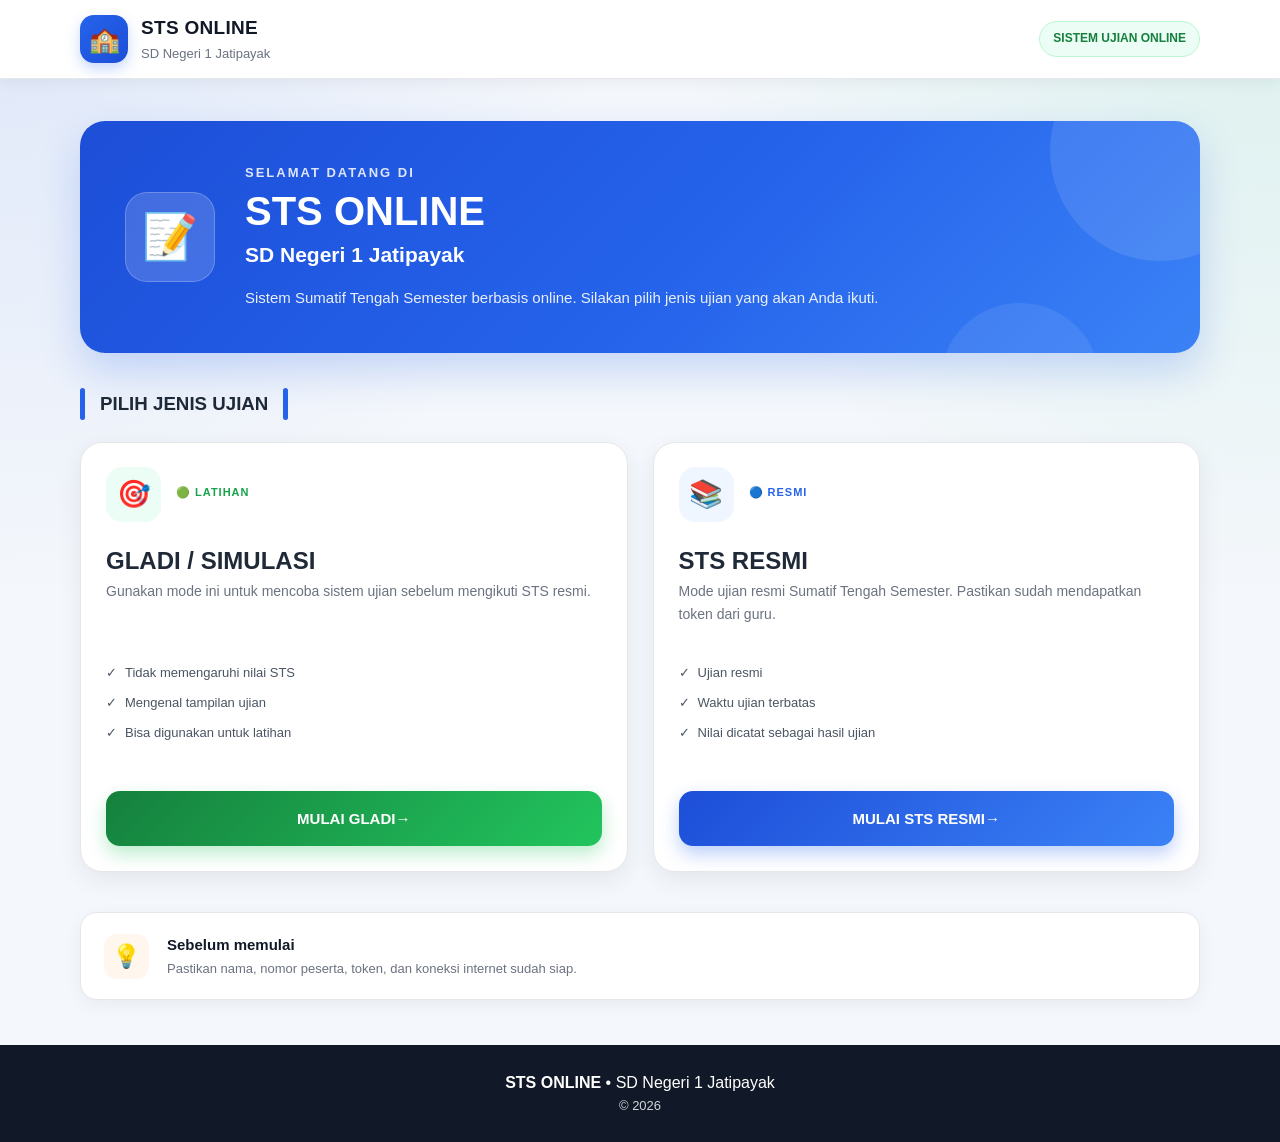
<file: index.html>
<!DOCTYPE html>
<html lang="id">
<head>
    <meta charset="UTF-8">
    <meta name="viewport" content="width=device-width, initial-scale=1.0">

    <title>STS Online | SD Negeri 1 Jatipayak</title>

    <link rel="stylesheet" href="style.css">
</head>

<body class="home-page">

    <!-- HEADER -->
    <header class="site-header">
        <div class="container header-content">

            <div class="school-brand">
                <div class="school-logo">🏫</div>

                <div>
                    <div class="brand-title">STS ONLINE</div>
                    <div class="brand-school">
                        SD Negeri 1 Jatipayak
                    </div>
                </div>
            </div>

            <div class="header-status">
                SISTEM UJIAN ONLINE
            </div>

        </div>
    </header>


    <!-- MAIN -->
    <main>

        <!-- HERO -->
        <section class="hero-section">
            <div class="container">

                <div class="hero-card">

                    <div class="hero-icon">
                        📝
                    </div>

                    <div class="hero-content">

                        <div class="hero-small-title">
                            SELAMAT DATANG DI
                        </div>

                        <h1>STS ONLINE</h1>

                        <h2>SD Negeri 1 Jatipayak</h2>

                        <p>
                            Sistem Sumatif Tengah Semester berbasis online.
                            Silakan pilih jenis ujian yang akan Anda ikuti.
                        </p>

                    </div>

                </div>

            </div>
        </section>


        <!-- EXAM SELECTION -->
        <section class="exam-section">
            <div class="container">

                <div class="section-heading">
                    <span class="heading-line"></span>
                    <h3>PILIH JENIS UJIAN</h3>
                    <span class="heading-line"></span>
                </div>


                <div class="exam-grid">

                    <!-- GLADI -->
                    <article class="exam-card gladi-card">

                        <div class="card-header">

                            <div class="exam-icon">
                                🎯
                            </div>

                            <span class="exam-label gladi-label">
                                🟢 LATIHAN
                            </span>

                        </div>

                        <div class="card-body">

                            <h2>GLADI / SIMULASI</h2>

                            <p class="card-description">
                                Gunakan mode ini untuk mencoba sistem ujian
                                sebelum mengikuti STS resmi.
                            </p>

                            <ul class="feature-list">
                                <li>
                                    <span>✓</span>
                                    Tidak memengaruhi nilai STS
                                </li>

                                <li>
                                    <span>✓</span>
                                    Mengenal tampilan ujian
                                </li>

                                <li>
                                    <span>✓</span>
                                    Bisa digunakan untuk latihan
                                </li>
                            </ul>

                        </div>

                        <div class="card-footer">

                            <button
                                class="exam-button gladi-button"
                                onclick="pilihUjian('gladi')">
                                MULAI GLADI
                                <span>→</span>
                            </button>

                        </div>

                    </article>


                    <!-- STS RESMI -->
                    <article class="exam-card resmi-card">

                        <div class="card-header">

                            <div class="exam-icon">
                                📚
                            </div>

                            <span class="exam-label resmi-label">
                                🔵 RESMI
                            </span>

                        </div>

                        <div class="card-body">

                            <h2>STS RESMI</h2>

                            <p class="card-description">
                                Mode ujian resmi Sumatif Tengah Semester.
                                Pastikan sudah mendapatkan token dari guru.
                            </p>

                            <ul class="feature-list">
                                <li>
                                    <span>✓</span>
                                    Ujian resmi
                                </li>

                                <li>
                                    <span>✓</span>
                                    Waktu ujian terbatas
                                </li>

                                <li>
                                    <span>✓</span>
                                    Nilai dicatat sebagai hasil ujian
                                </li>
                            </ul>

                        </div>

                        <div class="card-footer">

                            <button
                                class="exam-button resmi-button"
                                onclick="pilihUjian('resmi')">
                                MULAI STS RESMI
                                <span>→</span>
                            </button>

                        </div>

                    </article>

                </div>

            </div>
        </section>


        <!-- INFORMATION -->
        <section class="information-section">
            <div class="container">

                <div class="information-card">

                    <div class="information-icon">
                        💡
                    </div>

                    <div>
                        <h3>Sebelum memulai</h3>

                        <p>
                            Pastikan nama, nomor peserta, token, dan
                            koneksi internet sudah siap.
                        </p>
                    </div>

                </div>

            </div>
        </section>

    </main>


    <!-- FOOTER -->
    <footer class="site-footer">

        <div class="container">

            <strong>STS ONLINE</strong>
            <span>•</span>
            <span>SD Negeri 1 Jatipayak</span>

            <div class="copyright">
                © 2026
            </div>

        </div>

    </footer>


    <script src="script.js"></script>

</body>
</html>
</file>
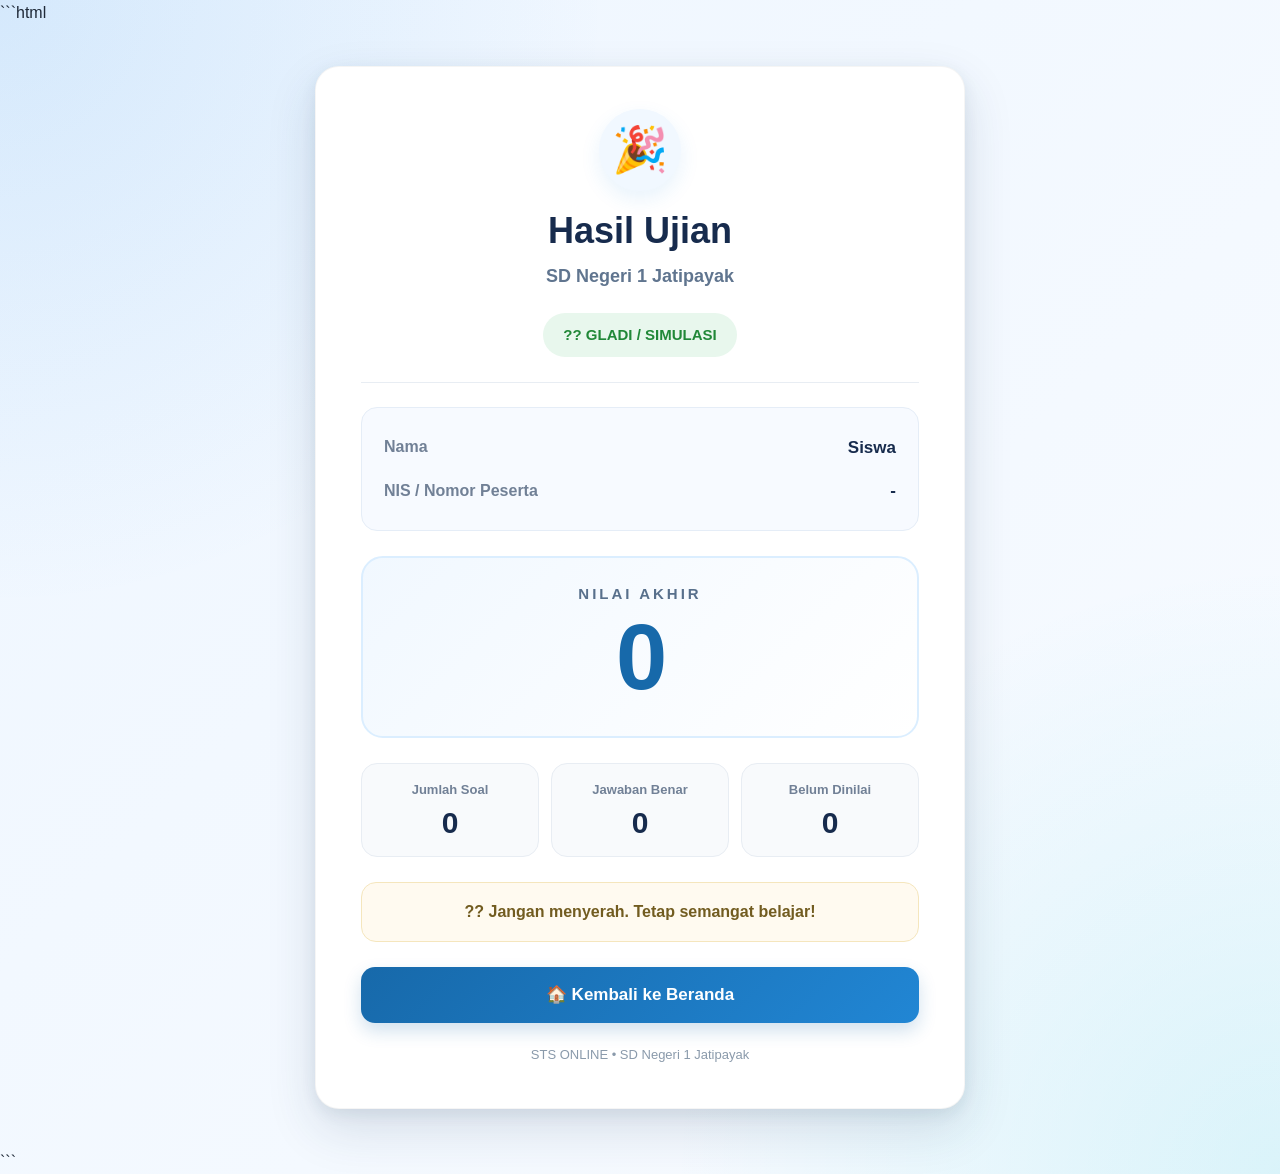
<file: hasil.html>
﻿```html
<!DOCTYPE html>
<html lang="id">
<head>
    <meta charset="UTF-8">
    <meta name="viewport" content="width=device-width, initial-scale=1.0">

    <title>Hasil Ujian - STS Online</title>

    <link rel="stylesheet" href="style.css">

    <style>
        /* =====================================================
           RESET KHUSUS HALAMAN HASIL
        ===================================================== */

        * {
            box-sizing: border-box;
        }

        html,
        body {
            margin: 0;
            padding: 0;
            width: 100%;
            min-height: 100%;
        }

        body {
            min-height: 100vh;
            font-family: Arial, Helvetica, sans-serif;
            background:
                radial-gradient(circle at top left, rgba(30, 136, 229, 0.12), transparent 35%),
                radial-gradient(circle at bottom right, rgba(0, 188, 212, 0.12), transparent 35%),
                linear-gradient(135deg, #eef6ff, #f8fbff);
        }


        /* =====================================================
           CONTAINER
        ===================================================== */

        .hasil-page {
            min-height: 100vh;
            width: 100%;
            display: flex;
            justify-content: center;
            align-items: center;
            padding: 40px 20px;
        }


        /* =====================================================
           KARTU HASIL
        ===================================================== */

        .hasil-card {
            width: 100%;
            max-width: 650px;
            background: #ffffff;
            border-radius: 24px;
            padding: 42px 45px;
            box-shadow:
                0 20px 50px rgba(30, 60, 90, 0.14),
                0 5px 15px rgba(30, 60, 90, 0.08);
            border: 1px solid rgba(0, 0, 0, 0.04);
            text-align: center;
        }


        /* =====================================================
           ICON
        ===================================================== */

        .hasil-icon {
            width: 82px;
            height: 82px;
            margin: 0 auto 18px;
            border-radius: 50%;
            background: #f1f8ff;
            display: flex;
            justify-content: center;
            align-items: center;
            font-size: 45px;
            box-shadow: 0 8px 20px rgba(30, 136, 229, 0.10);
        }


        /* =====================================================
           JUDUL
        ===================================================== */

        .hasil-card h1 {
            margin: 0;
            font-size: 36px;
            line-height: 1.2;
            color: #172b4d;
            font-weight: 800;
        }

        .hasil-school {
            margin: 10px 0 22px;
            color: #60758f;
            font-size: 18px;
            font-weight: 600;
        }


        /* =====================================================
           BADGE MODE
        ===================================================== */

        .hasil-mode {
            display: inline-flex;
            justify-content: center;
            align-items: center;
            padding: 10px 20px;
            border-radius: 30px;
            background: #e8f7ed;
            color: #218838;
            font-size: 15px;
            font-weight: 800;
            margin-bottom: 25px;
        }

        .hasil-mode.mode-resmi {
            background: #e7f1ff;
            color: #1769aa;
        }


        /* =====================================================
           PEMBATAS
        ===================================================== */

        .hasil-divider {
            width: 100%;
            height: 1px;
            background: #e8edf3;
            margin: 0 0 24px;
        }


        /* =====================================================
           DATA SISWA
        ===================================================== */

        .hasil-siswa {
            background: #f7faff;
            border: 1px solid #e5edf7;
            border-radius: 16px;
            padding: 18px 22px;
            margin-bottom: 25px;
            text-align: left;
        }

        .siswa-row {
            display: flex;
            align-items: center;
            justify-content: space-between;
            gap: 20px;
            padding: 8px 0;
        }

        .siswa-label {
            color: #718096;
            font-size: 16px;
            font-weight: 600;
        }

        .siswa-value {
            color: #172b4d;
            font-size: 17px;
            font-weight: 800;
            text-align: right;
            word-break: break-word;
        }


        /* =====================================================
           BOX NILAI
        ===================================================== */

        .hasil-score-box {
            background: linear-gradient(135deg, #f1f8ff, #ffffff);
            border: 2px solid #dbeeff;
            border-radius: 22px;
            padding: 24px 20px 28px;
            margin-bottom: 25px;
        }

        .hasil-score-label {
            color: #58708c;
            font-size: 15px;
            font-weight: 800;
            letter-spacing: 3px;
            margin-bottom: 5px;
        }

        .hasil-score {
            color: #1769aa;
            font-size: 92px;
            line-height: 1;
            font-weight: 900;
            letter-spacing: -3px;
            margin: 5px 0;
        }


        /* =====================================================
           DETAIL
        ===================================================== */

        .hasil-detail {
            display: grid;
            grid-template-columns: repeat(3, 1fr);
            gap: 12px;
            margin-bottom: 25px;
        }

        .hasil-detail-item {
            background: #f8fafc;
            border: 1px solid #e8edf3;
            border-radius: 16px;
            padding: 18px 8px;
        }

        .hasil-detail-label {
            display: block;
            color: #718096;
            font-size: 13px;
            line-height: 1.3;
            margin-bottom: 9px;
            font-weight: 600;
        }

        .hasil-detail-number {
            display: block;
            color: #172b4d;
            font-size: 30px;
            line-height: 1;
            font-weight: 900;
        }


        /* =====================================================
           PESAN
        ===================================================== */

        .hasil-pesan {
            background: #fffaf0;
            border: 1px solid #f5e6bd;
            border-radius: 15px;
            padding: 17px 15px;
            margin-bottom: 25px;
            color: #725c20;
            font-size: 16px;
            line-height: 1.5;
            font-weight: 600;
        }


        /* =====================================================
           TOMBOL
        ===================================================== */

        .hasil-button {
            width: 100%;
            min-height: 56px;
            border: none;
            border-radius: 14px;
            background: linear-gradient(135deg, #1769aa, #2186d4);
            color: #ffffff;
            font-size: 17px;
            font-weight: 800;
            cursor: pointer;
            box-shadow: 0 8px 18px rgba(23, 105, 170, 0.20);
            transition: transform 0.15s ease, box-shadow 0.15s ease;
        }

        .hasil-button:hover {
            transform: translateY(-2px);
            box-shadow: 0 11px 24px rgba(23, 105, 170, 0.25);
        }

        .hasil-button:active {
            transform: translateY(0);
        }


        /* =====================================================
           FOOTER
        ===================================================== */

        .hasil-footer {
            margin-top: 22px;
            color: #8a9aab;
            font-size: 13px;
        }


        /* =====================================================
           RESPONSIVE
        ===================================================== */

        @media (max-width: 600px) {

            .hasil-page {
                padding: 20px 14px;
            }

            .hasil-card {
                max-width: 100%;
                padding: 30px 20px;
                border-radius: 20px;
            }

            .hasil-icon {
                width: 70px;
                height: 70px;
                font-size: 38px;
                margin-bottom: 15px;
            }

            .hasil-card h1 {
                font-size: 29px;
            }

            .hasil-school {
                font-size: 16px;
                margin-bottom: 18px;
            }

            .hasil-mode {
                font-size: 13px;
                padding: 9px 15px;
                margin-bottom: 21px;
            }

            .hasil-siswa {
                padding: 15px 17px;
            }

            .siswa-row {
                gap: 12px;
            }

            .siswa-label {
                font-size: 14px;
            }

            .siswa-value {
                font-size: 15px;
            }

            .hasil-score-box {
                padding: 21px 15px 25px;
            }

            .hasil-score {
                font-size: 78px;
            }

            .hasil-detail {
                gap: 8px;
            }

            .hasil-detail-item {
                padding: 15px 5px;
            }

            .hasil-detail-label {
                font-size: 11px;
            }

            .hasil-detail-number {
                font-size: 26px;
            }

            .hasil-pesan {
                font-size: 14px;
            }

            .hasil-button {
                font-size: 16px;
            }
        }


        /* =====================================================
           HP SANGAT KECIL
        ===================================================== */

        @media (max-width: 380px) {

            .hasil-card {
                padding: 26px 15px;
            }

            .hasil-card h1 {
                font-size: 26px;
            }

            .hasil-score {
                font-size: 68px;
            }

            .siswa-row {
                flex-direction: column;
                align-items: flex-start;
                gap: 3px;
            }

            .siswa-value {
                text-align: left;
            }

            .hasil-detail-label {
                font-size: 10px;
            }

            .hasil-detail-number {
                font-size: 23px;
            }
        }
    </style>
</head>


<body>

<div class="hasil-page">

    <div class="hasil-card">

        <!-- ICON -->

        <div class="hasil-icon">
            🎉
        </div>


        <!-- JUDUL -->

        <h1>Hasil Ujian</h1>

        <div class="hasil-school">
            SD Negeri 1 Jatipayak
        </div>


        <!-- MODE -->

        <div
            id="modeHasil"
            class="hasil-mode">
            🟢 GLADI / SIMULASI
        </div>


        <div class="hasil-divider"></div>


        <!-- DATA SISWA -->

        <div class="hasil-siswa">

            <div class="siswa-row">

                <span class="siswa-label">
                    Nama
                </span>

                <span
                    id="namaHasil"
                    class="siswa-value">
                    -
                </span>

            </div>


            <div class="siswa-row">

                <span class="siswa-label">
                    NIS / Nomor Peserta
                </span>

                <span
                    id="nisHasil"
                    class="siswa-value">
                    -
                </span>

            </div>

        </div>


        <!-- NILAI -->

        <div class="hasil-score-box">

            <div class="hasil-score-label">
                NILAI AKHIR
            </div>

            <div
                id="nilaiHasil"
                class="hasil-score">
                0
            </div>

        </div>


        <!-- DETAIL -->

        <div class="hasil-detail">

            <div class="hasil-detail-item">

                <span class="hasil-detail-label">
                    Jumlah Soal
                </span>

                <strong
                    id="jumlahSoalHasil"
                    class="hasil-detail-number">
                    0
                </strong>

            </div>


            <div class="hasil-detail-item">

                <span class="hasil-detail-label">
                    Jawaban Benar
                </span>

                <strong
                    id="benarHasil"
                    class="hasil-detail-number">
                    0
                </strong>

            </div>


            <div class="hasil-detail-item">

                <span class="hasil-detail-label">
                    Belum Dinilai
                </span>

                <strong
                    id="salahHasil"
                    class="hasil-detail-number">
                    0
                </strong>

            </div>

        </div>


        <!-- PESAN -->

        <div
            id="pesanHasil"
            class="hasil-pesan">
        </div>


        <!-- TOMBOL -->

        <button
            onclick="kembaliKeBeranda()"
            class="hasil-button">
            🏠 Kembali ke Beranda
        </button>


        <!-- FOOTER -->

        <div class="hasil-footer">
            STS ONLINE • SD Negeri 1 Jatipayak
        </div>

    </div>

</div>


<script>
/* =====================================================
   DATA SISWA
===================================================== */

const nama =
    localStorage.getItem("namaSiswa")
    || "Siswa";

const nis =
    localStorage.getItem("nisSiswa")
    || "-";


/* =====================================================
   MODE
===================================================== */

const params =
    new URLSearchParams(window.location.search);

const mode =
    params.get("mode")
    || localStorage.getItem("modeUjian")
    || "gladi";


/* =====================================================
   AMBIL HASIL UJIAN
===================================================== */

const nilai =
    Number(
        localStorage.getItem("nilaiSTS")
        || 0
    );

const benar =
    Number(
        localStorage.getItem("jumlahBenar")
        || 0
    );

const jumlahPG =
    Number(
        localStorage.getItem("jumlahSoalPG")
        || 0
    );

const jumlahIsian =
    Number(
        localStorage.getItem("jumlahSoalIsian")
        || 0
    );

const jumlahUraian =
    Number(
        localStorage.getItem("jumlahSoalUraian")
        || 0
    );

const jumlahSoal =
    jumlahPG +
    jumlahIsian +
    jumlahUraian;

const belumDinilai =
    jumlahUraian;


/* =====================================================
   TAMPILKAN DATA
===================================================== */

document.getElementById("namaHasil")
    .textContent = nama;

document.getElementById("nisHasil")
    .textContent = nis;

document.getElementById("nilaiHasil")
    .textContent = nilai;

document.getElementById("jumlahSoalHasil")
    .textContent = jumlahSoal;

document.getElementById("benarHasil")
    .textContent = benar;

document.getElementById("salahHasil")
    .textContent = belumDinilai;


/* =====================================================
   TAMPILKAN MODE
===================================================== */

const modeHasil =
    document.getElementById("modeHasil");

if (mode === "resmi") {

    modeHasil.textContent =
        "?? STS RESMI";

    modeHasil.classList.add(
        "mode-resmi"
    );

} else {

    modeHasil.textContent =
        "?? GLADI / SIMULASI";

}


/* =====================================================
   PESAN NILAI
===================================================== */

const pesan =
    document.getElementById("pesanHasil");

if (nilai === 100) {

    pesan.innerHTML =
        "?? Luar biasa! Semua soal otomatis berhasil dijawab.";

} else if (nilai >= 80) {

    pesan.innerHTML =
        "?? Bagus! Terus pertahankan hasil belajarmu.";

} else if (nilai >= 60) {

    pesan.innerHTML =
        "?? Sudah cukup baik. Mari belajar lagi.";

} else {

    pesan.innerHTML =
        "?? Jangan menyerah. Tetap semangat belajar!";

}


/* =====================================================
   KEMBALI
===================================================== */

function kembaliKeBeranda() {

    window.location.href =
        "index.html";

}
</script>

</body>
</html>
```
</file>
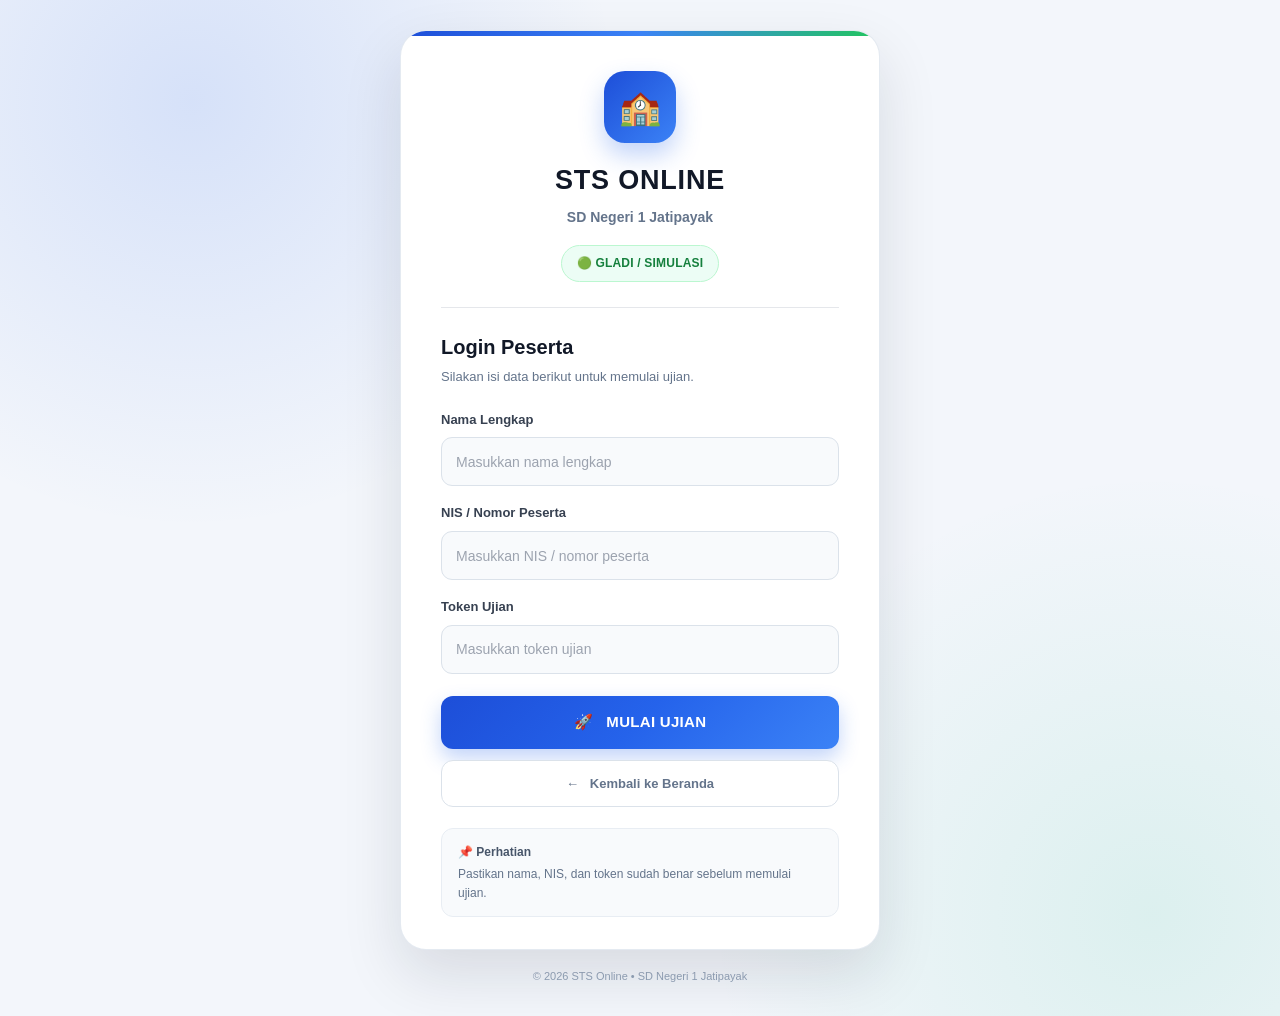
<file: login.html>
<!DOCTYPE html>
<html lang="id">
<head>
    <meta charset="UTF-8">
    <meta name="viewport" content="width=device-width, initial-scale=1.0">

    <title>Login Ujian - STS Online</title>

    <link rel="stylesheet" href="style.css">

    <style>
        /* =====================================================
           LOGIN STS ONLINE
           DESAIN KHUSUS HALAMAN LOGIN
           ===================================================== */

        .login-page {
            min-height: 100vh;

            display: flex;
            align-items: center;
            justify-content: center;

            padding: 30px 15px;

            background:
                radial-gradient(
                    circle at 15% 10%,
                    rgba(37, 99, 235, 0.14),
                    transparent 30%
                ),
                radial-gradient(
                    circle at 90% 90%,
                    rgba(16, 185, 129, 0.10),
                    transparent 30%
                ),
                #f3f6fb;
        }

        .login-wrapper {
            width: 100%;
            max-width: 480px;
        }

        /* KARTU UTAMA */

        .login-card {
            position: relative;
            overflow: hidden;

            width: 100%;

            padding: 38px 40px 32px;

            background: #ffffff;

            border: 1px solid rgba(226, 232, 240, 0.9);
            border-radius: 26px;

            box-shadow:
                0 25px 60px rgba(15, 23, 42, 0.12);
        }

        .login-card::before {
            content: "";

            position: absolute;

            left: 0;
            right: 0;
            top: 0;

            height: 5px;

            background: linear-gradient(
                90deg,
                #1d4ed8,
                #3b82f6,
                #22c55e
            );
        }

        /* LOGO */

        .login-logo {
            width: 72px;
            height: 72px;

            display: flex;
            align-items: center;
            justify-content: center;

            margin: 2px auto 16px;

            background: linear-gradient(
                135deg,
                #1d4ed8,
                #3b82f6
            );

            border-radius: 21px;

            font-size: 34px;

            box-shadow:
                0 12px 25px rgba(37, 99, 235, 0.28);
        }

        /* JUDUL */

        .login-card h1 {
            margin: 0;

            text-align: center;

            font-size: 27px;
            font-weight: 900;

            letter-spacing: 0.8px;

            color: #111827;
        }

        .school-name {
            margin: 4px 0 16px;

            text-align: center;

            font-size: 14px;
            font-weight: 600;

            color: #64748b;
        }

        /* MODE UJIAN */

        .mode-badge {
            display: table;

            margin: 0 auto;

            padding: 8px 15px;

            border-radius: 999px;

            font-size: 12px;
            font-weight: 800;

            letter-spacing: 0.2px;
        }

        .mode-gladi {
            background: #ecfdf5;
            border: 1px solid #bbf7d0;

            color: #15803d;
        }

        .mode-resmi {
            background: #eff6ff;
            border: 1px solid #bfdbfe;

            color: #1d4ed8;
        }

        /* GARIS */

        .login-divider {
            height: 1px;

            margin: 25px 0 23px;

            background: #e5e7eb;
        }

        /* JUDUL FORM */

        .login-card h2 {
            margin: 0 0 4px;

            font-size: 20px;
            font-weight: 850;

            color: #111827;
        }

        .login-description {
            margin: 0 0 22px;

            font-size: 13px;

            color: #64748b;
        }

        /* FORM */

        .form-group {
            margin-bottom: 17px;
        }

        .form-group label {
            display: block;

            margin-bottom: 7px;

            font-size: 13px;
            font-weight: 800;

            color: #374151;
        }

        .form-group input {
            width: 100%;

            height: 49px;

            padding: 0 14px;

            background: #f8fafc;

            border: 1px solid #dbe2ea;
            border-radius: 11px;

            outline: none;

            font-size: 14px;

            color: #111827;

            transition:
                border-color 0.2s ease,
                background 0.2s ease,
                box-shadow 0.2s ease;
        }

        .form-group input::placeholder {
            color: #9ca3af;
        }

        .form-group input:hover {
            border-color: #b8c4d3;
            background: #ffffff;
        }

        .form-group input:focus {
            border-color: #2563eb;
            background: #ffffff;

            box-shadow:
                0 0 0 4px rgba(37, 99, 235, 0.10);
        }

        /* TOMBOL LOGIN */

        .btn-login {
            width: 100%;

            height: 53px;

            margin-top: 5px;

            border: none;
            border-radius: 12px;

            background: linear-gradient(
                135deg,
                #1d4ed8,
                #2563eb,
                #3b82f6
            );

            color: #ffffff;

            font-size: 15px;
            font-weight: 850;

            letter-spacing: 0.3px;

            cursor: pointer;

            box-shadow:
                0 9px 20px rgba(37, 99, 235, 0.28);

            transition:
                transform 0.2s ease,
                box-shadow 0.2s ease,
                filter 0.2s ease;
        }

        .btn-login:hover {
            transform: translateY(-2px);

            filter: brightness(1.05);

            box-shadow:
                0 13px 27px rgba(37, 99, 235, 0.36);
        }

        .btn-login:active {
            transform: translateY(0);
        }

        /* TOMBOL KEMBALI */

        .btn-back {
            width: 100%;

            height: 47px;

            margin-top: 11px;

            border: 1px solid #dbe2ea;
            border-radius: 12px;

            background: #ffffff;

            color: #64748b;

            font-size: 13px;
            font-weight: 750;

            cursor: pointer;

            transition:
                background 0.2s ease,
                border-color 0.2s ease,
                color 0.2s ease;
        }

        .btn-back:hover {
            background: #f8fafc;

            border-color: #cbd5e1;

            color: #334155;
        }

        /* INFORMASI */

        .login-info {
            margin-top: 21px;

            padding: 14px 16px;

            background: #f8fafc;

            border: 1px solid #e8edf3;

            border-radius: 12px;

            text-align: left;
        }

        .login-info strong {
            display: block;

            margin-bottom: 3px;

            font-size: 12px;

            color: #475569;
        }

        .login-info p {
            margin: 0;

            font-size: 12px;

            line-height: 1.55;

            color: #64748b;
        }

        /* COPYRIGHT */

        .copyright {
            margin-top: 18px;

            text-align: center;

            font-size: 11px;

            color: #94a3b8;
        }


        /* =====================================================
           RESPONSIVE HP
           ===================================================== */

        @media (max-width: 600px) {

            .login-page {
                padding: 20px 13px;
            }

            .login-card {
                padding: 32px 23px 27px;

                border-radius: 22px;
            }

            .login-logo {
                width: 64px;
                height: 64px;

                font-size: 30px;

                border-radius: 18px;
            }

            .login-card h1 {
                font-size: 24px;
            }

            .school-name {
                font-size: 13px;
            }

            .login-divider {
                margin: 22px 0 20px;
            }

            .login-card h2 {
                font-size: 19px;
            }
        }
    </style>
</head>

<body class="login-page">

    <div class="login-wrapper">

        <div class="login-card">

            <div class="login-logo">
                🏫
            </div>

            <h1>STS ONLINE</h1>

            <p class="school-name">
                SD Negeri 1 Jatipayak
            </p>

            <div id="modeBadge" class="mode-badge">
                🟢 GLADI / SIMULASI
            </div>

            <div class="login-divider"></div>

            <h2>Login Peserta</h2>

            <p class="login-description">
                Silakan isi data berikut untuk memulai ujian.
            </p>


            <div class="form-group">

                <label for="nama">
                    Nama Lengkap
                </label>

                <input
                    type="text"
                    id="nama"
                    placeholder="Masukkan nama lengkap"
                    autocomplete="name"
                >

            </div>


            <div class="form-group">

                <label for="nis">
                    NIS / Nomor Peserta
                </label>

                <input
                    type="text"
                    id="nis"
                    placeholder="Masukkan NIS / nomor peserta"
                >

            </div>


            <div class="form-group">

                <label for="token">
                    Token Ujian
                </label>

                <input
                    type="text"
                    id="token"
                    placeholder="Masukkan token ujian"
                    autocomplete="off"
                >

            </div>


            <button
                class="btn-login"
                onclick="mulaiLogin()"
            >
                🚀 &nbsp; MULAI UJIAN
            </button>


            <button
                class="btn-back"
                onclick="kembaliKeBeranda()"
            >
                ← &nbsp; Kembali ke Beranda
            </button>


            <div class="login-info">

                <strong>
                    📌 Perhatian
                </strong>

                <p>
                    Pastikan nama, NIS, dan token sudah benar
                    sebelum memulai ujian.
                </p>

            </div>

        </div>


        <p class="copyright">
            © 2026 STS Online • SD Negeri 1 Jatipayak
        </p>

    </div>


    <script src="script.js"></script>


    <script>
        const params = new URLSearchParams(window.location.search);
        const mode = params.get("mode") || "gladi";

        const badge = document.getElementById("modeBadge");

        if (mode === "resmi") {
            badge.textContent = "🔵 STS RESMI";
            badge.classList.add("mode-resmi");
        } else {
            badge.textContent = "🟢 GLADI / SIMULASI";
            badge.classList.add("mode-gladi");
        }
    </script>

</body>
</html>
</file>
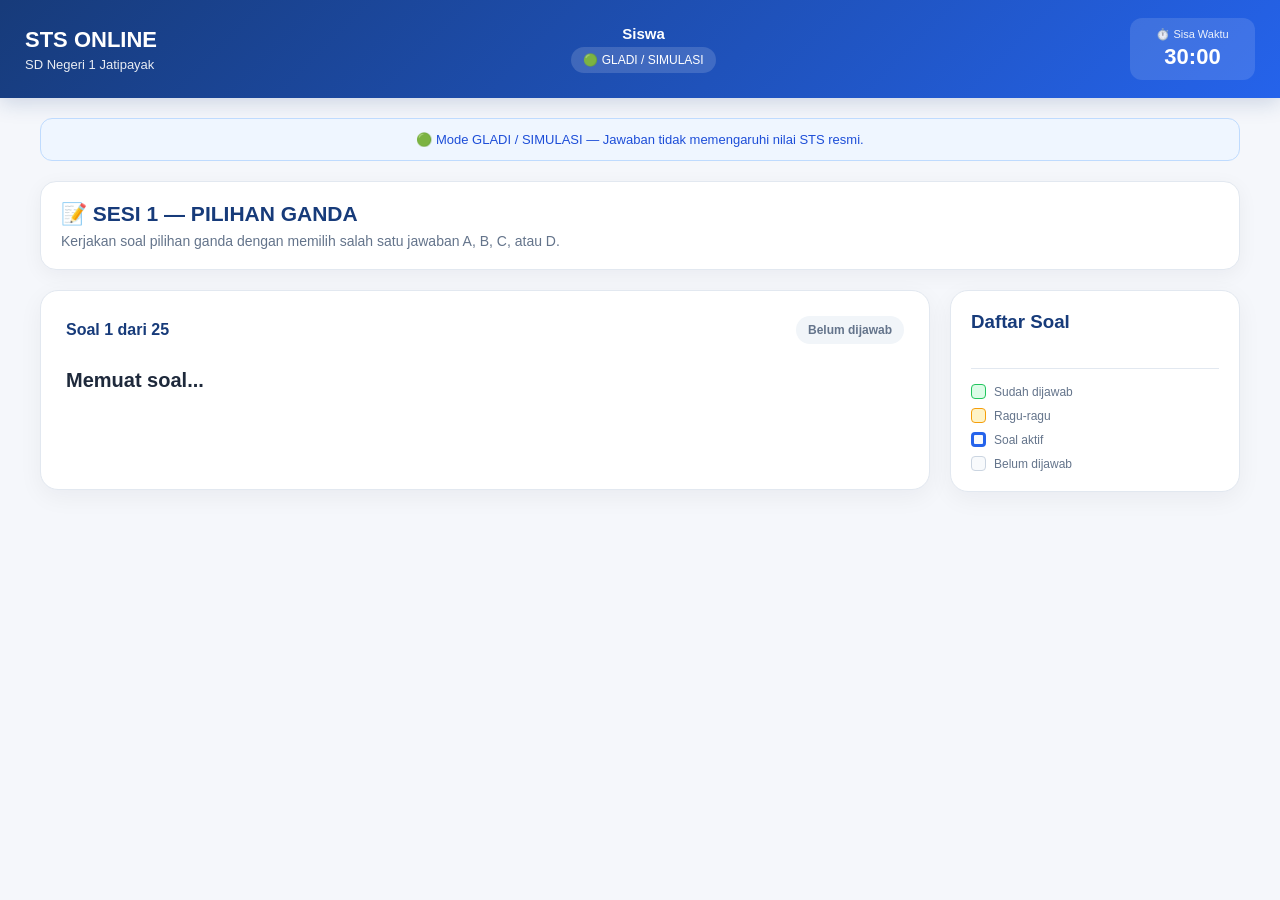
<file: ujian.html>
﻿<!DOCTYPE html>
<html lang="id">

<head>

    <meta charset="UTF-8">

    <meta
        name="viewport"
        content="width=device-width, initial-scale=1.0">

    <title>Ruang Ujian - STS Online</title>


    <style>

        * {
            box-sizing: border-box;
        }


        body {
            margin: 0;

            font-family:
                Inter,
                "Segoe UI",
                Arial,
                sans-serif;

            background: #f5f7fb;

            color: #1e293b;
        }


        /* ===================================== */
        /* HEADER */
        /* ===================================== */

        .exam-header {

            background:
                linear-gradient(
                    135deg,
                    #173b7a,
                    #2563eb
                );

            color: white;

            padding: 18px 25px;

            display: flex;

            align-items: center;

            justify-content: space-between;

            gap: 20px;

            box-shadow:
                0 5px 20px
                rgba(23, 59, 122, 0.18);

        }


        .exam-header h1 {

            margin: 0 0 4px;

            font-size: 22px;

        }


        .exam-header p {

            margin: 0;

            font-size: 13px;

            opacity: 0.9;

        }


        .student-info {

            display: flex;

            flex-direction: column;

            align-items: center;

            gap: 5px;

        }


        .student-info strong {

            font-size: 15px;

        }


        .student-info span {

            padding: 6px 12px;

            border-radius: 20px;

            background:
                rgba(255,255,255,0.15);

            font-size: 12px;

        }


        .timer-box {

            min-width: 125px;

            padding: 10px 15px;

            border-radius: 12px;

            background:
                rgba(255,255,255,0.12);

            text-align: center;

        }


        .timer-box span {

            display: block;

            font-size: 11px;

            opacity: 0.9;

            margin-bottom: 3px;

        }


        .timer-box strong {

            font-size: 22px;

        }



        /* ===================================== */
        /* MODE WARNING */
        /* ===================================== */

        .mode-warning {

            width: 94%;

            max-width: 1200px;

            margin: 20px auto 0;

            padding: 13px 17px;

            border-radius: 12px;

            background: #eff6ff;

            border: 1px solid #bfdbfe;

            color: #1d4ed8;

            font-size: 13px;

            text-align: center;

        }



        /* ===================================== */
        /* SESSION */
        /* ===================================== */

        .session-header {

            width: 94%;

            max-width: 1200px;

            margin: 20px auto;

            padding: 20px;

            background: white;

            border-radius: 16px;

            border: 1px solid #e2e8f0;

            box-shadow:
                0 5px 20px
                rgba(15,23,42,0.05);

        }


        .session-header h2 {

            margin: 0 0 7px;

            color: #173b7a;

            font-size: 21px;

        }


        .session-header p {

            margin: 0;

            color: #64748b;

            font-size: 14px;

        }



        /* ===================================== */
        /* LAYOUT */
        /* ===================================== */

        .exam-layout {

            width: 94%;

            max-width: 1200px;

            margin: 0 auto 40px;

            display: grid;

            grid-template-columns:
                minmax(0, 1fr)
                290px;

            gap: 20px;

        }



        /* ===================================== */
        /* QUESTION CARD */
        /* ===================================== */

        .question-card {

            background: white;

            border-radius: 18px;

            padding: 25px;

            border: 1px solid #e2e8f0;

            box-shadow:
                0 7px 25px
                rgba(15,23,42,0.05);

        }


        .question-top {

            display: flex;

            align-items: center;

            justify-content: space-between;

            gap: 10px;

            margin-bottom: 20px;

        }


        #questionNumber {

            font-weight: 700;

            color: #173b7a;

        }


        #questionStatus {

            padding: 7px 12px;

            border-radius: 20px;

            font-size: 12px;

            font-weight: 700;

        }


        .status-empty {

            background: #f1f5f9;

            color: #64748b;

        }


        .status-answered {

            background: #dcfce7;

            color: #15803d;

        }


        .status-doubt {

            background: #fef3c7;

            color: #b45309;

        }


        #questionText {

            margin: 0 0 18px;

            font-size: 20px;

            line-height: 1.6;

            color: #1e293b;

        }



        /* ===================================== */
        /* GAMBAR SOAL */
        /* ===================================== */

        .question-images {

            display: flex;

            flex-direction: column;

            align-items: center;

            gap: 14px;

            margin: 0 0 25px;

            width: 100%;

        }


        .question-images img {

            display: block;

            max-width: 100%;

            max-height: 450px;

            width: auto;

            height: auto;

            object-fit: contain;

            margin: 0 auto;

            border-radius: 12px;

            border: 1px solid #e2e8f0;

            background: white;

        }



        /* ===================================== */
        /* PILIHAN GANDA */
        /* ===================================== */

        .options {

            display: grid;

            gap: 12px;

        }


        .option {

            display: flex;

            align-items: flex-start;

            gap: 12px;

            width: 100%;

            padding: 15px;

            border-radius: 12px;

            border: 2px solid #e2e8f0;

            background: #f8fafc;

            cursor: pointer;

            transition:
                0.2s ease;

        }


        .option:hover {

            border-color: #93c5fd;

            background: #eff6ff;

        }


        .option.selected {

            border-color: #2563eb;

            background: #eff6ff;

        }


        .option input {

            position: absolute;

            opacity: 0;

            pointer-events: none;

        }


        .option-letter {

            flex: 0 0 34px;

            width: 34px;

            height: 34px;

            display: flex;

            align-items: center;

            justify-content: center;

            border-radius: 50%;

            background: white;

            border: 1px solid #cbd5e1;

            color: #173b7a;

            font-weight: 800;

        }


        .option.selected .option-letter {

            background: #2563eb;

            border-color: #2563eb;

            color: white;

        }


        .option-text {

            padding-top: 6px;

            line-height: 1.5;

            font-size: 15px;

        }



        /* ===================================== */
        /* ISIAN */
        /* ===================================== */

        .short-answer {

            width: 100%;

            padding: 15px;

            border: 2px solid #e2e8f0;

            border-radius: 12px;

            font-size: 16px;

            outline: none;

        }


        .short-answer:focus {

            border-color: #2563eb;

            box-shadow:
                0 0 0 3px
                rgba(37,99,235,0.10);

        }



        /* ===================================== */
        /* URAIAN */
        /* ===================================== */

        .essay-answer {

            width: 100%;

            min-height: 180px;

            resize: vertical;

            padding: 15px;

            border: 2px solid #e2e8f0;

            border-radius: 12px;

            font-family: inherit;

            font-size: 16px;

            line-height: 1.6;

            outline: none;

        }


        .essay-answer:focus {

            border-color: #2563eb;

            box-shadow:
                0 0 0 3px
                rgba(37,99,235,0.10);

        }



        /* ===================================== */
        /* ACTION */
        /* ===================================== */

        .question-actions {

            display: grid;

            grid-template-columns:
                1fr auto 1fr;

            gap: 10px;

            margin-top: 25px;

        }


        button {

            font-family: inherit;

        }


        .nav-button,
        .doubt-button {

            border: none;

            border-radius: 11px;

            padding: 12px 16px;

            font-weight: 700;

            cursor: pointer;

        }


        .nav-button {

            background: #2563eb;

            color: white;

        }


        .nav-button:hover {

            background: #1d4ed8;

        }


        .nav-button:disabled {

            opacity: 0.4;

            cursor: not-allowed;

        }


        .doubt-button {

            background: #fef3c7;

            color: #b45309;

        }


        .doubt-button.active {

            background: #f59e0b;

            color: white;

        }



        /* ===================================== */
        /* PANEL NOMOR */
        /* ===================================== */

        .question-panel {

            background: white;

            border-radius: 18px;

            padding: 20px;

            border: 1px solid #e2e8f0;

            box-shadow:
                0 7px 25px
                rgba(15,23,42,0.05);

            height: fit-content;

        }


        .question-panel h3 {

            margin: 0 0 15px;

            color: #173b7a;

        }


        .question-numbers {

            display: grid;

            grid-template-columns:
                repeat(5, 1fr);

            gap: 8px;

        }


        .number-button {

            width: 100%;

            aspect-ratio: 1;

            border: 1px solid #cbd5e1;

            border-radius: 8px;

            background: #f8fafc;

            cursor: pointer;

            font-weight: 700;

        }


        .number-button:hover {

            border-color: #2563eb;

        }


        .number-button.current {

            border: 3px solid #2563eb;

        }


        .number-button.answered {

            background: #dcfce7;

            border-color: #22c55e;

            color: #166534;

        }


        .number-button.doubt {

            background: #fef3c7;

            border-color: #f59e0b;

            color: #92400e;

        }


        .number-button.current.answered {

            border-color: #2563eb;

        }



        /* ===================================== */
        /* LEGEND */
        /* ===================================== */

        .legend {

            margin-top: 20px;

            padding-top: 15px;

            border-top: 1px solid #e2e8f0;

            display: grid;

            gap: 9px;

            font-size: 12px;

            color: #64748b;

        }


        .legend div {

            display: flex;

            align-items: center;

            gap: 8px;

        }


        .legend-box {

            width: 15px;

            height: 15px;

            border-radius: 4px;

            border: 1px solid #cbd5e1;

            background: #f8fafc;

        }


        .legend-box.answered {

            background: #dcfce7;

            border-color: #22c55e;

        }


        .legend-box.doubt {

            background: #fef3c7;

            border-color: #f59e0b;

        }


        .legend-box.current {

            border: 3px solid #2563eb;

        }



        /* ===================================== */
        /* SESSION BUTTON */
        /* ===================================== */

        .session-button,
        .finish-button {

            width: 100%;

            border: none;

            border-radius: 12px;

            padding: 15px;

            margin-top: 20px;

            color: white;

            font-size: 15px;

            font-weight: 800;

            cursor: pointer;

        }


        .session-button {

            background: #16a34a;

        }


        .session-button:hover {

            background: #15803d;

        }


        .finish-button {

            background: #dc2626;

        }


        .finish-button:hover {

            background: #b91c1c;

        }



        /* ===================================== */
        /* RESPONSIVE */
        /* ===================================== */

        @media (max-width: 850px) {

            .exam-header {

                flex-wrap: wrap;

                justify-content: center;

                text-align: center;

            }


            .exam-layout {

                grid-template-columns: 1fr;

            }


            .question-panel {

                order: -1;

            }

        }


        @media (max-width: 550px) {

            .exam-header {

                padding: 15px;

            }


            .exam-header h1 {

                font-size: 19px;

            }


            .timer-box {

                width: 100%;

            }


            .question-card {

                padding: 18px;

            }


            #questionText {

                font-size: 17px;

            }


            .question-images {

                margin-bottom: 20px;

            }


            .question-images img {

                max-height: 300px;

                width: 100%;

                height: auto;

            }


            .question-actions {

                grid-template-columns: 1fr;

            }


            .doubt-button {

                order: -1;

            }

        }

    

/* =============================== */
/* TRANSISI SESI UJIAN */
/* =============================== */

.session-transition-overlay {
    position: fixed;
    inset: 0;
    z-index: 9999;

    display: none;
    align-items: center;
    justify-content: center;

    padding: 24px;

    background: rgba(15, 23, 42, 0.55);
    backdrop-filter: blur(6px);
}

.session-transition-overlay.show {
    display: flex;
}

.session-transition-card {
    width: 100%;
    max-width: 560px;

    background: #ffffff;

    border-radius: 24px;

    padding: 38px 32px;

    text-align: center;

    box-shadow:
        0 25px 70px rgba(0, 0, 0, 0.22);

    animation: sessionCardIn 0.35s ease;
}

.session-transition-icon {
    width: 82px;
    height: 82px;

    margin: 0 auto 18px;

    display: flex;
    align-items: center;
    justify-content: center;

    border-radius: 50%;

    background: #eff6ff;

    font-size: 42px;
}

.session-transition-progress {
    display: inline-block;

    padding: 7px 14px;

    margin-bottom: 14px;

    border-radius: 20px;

    background: #f1f5f9;

    color: #475569;

    font-size: 13px;

    font-weight: 700;

    letter-spacing: 0.3px;
}

.session-transition-card h2 {
    margin: 0 0 10px;

    color: #173b7a;

    font-size: 27px;
}

.session-transition-card p {
    margin: 0 auto 20px;

    max-width: 430px;

    color: #64748b;

    line-height: 1.6;

    font-size: 15px;
}

.session-transition-count {
    margin: 18px auto 25px;

    padding: 14px 20px;

    max-width: 250px;

    border-radius: 14px;

    background: #f8fafc;

    color: #334155;

    font-weight: 700;
}

.session-transition-actions {
    display: flex;

    gap: 12px;

    justify-content: center;
}

.session-transition-actions button {
    min-height: 48px;

    padding: 0 22px;

    border-radius: 12px;

    font-size: 15px;

    font-weight: 700;

    cursor: pointer;

    transition:
        transform 0.15s ease,
        box-shadow 0.15s ease;
}

.session-transition-actions button:hover {
    transform: translateY(-2px);
}

.session-back-button {
    border: 1px solid #dbe3ef;

    background: #ffffff;

    color: #475569;
}

.session-next-button {
    border: none;

    background: #2563eb;

    color: #ffffff;

    box-shadow:
        0 8px 20px rgba(37, 99, 235, 0.22);
}

.session-next-button:hover {
    box-shadow:
        0 12px 25px rgba(37, 99, 235, 0.30);
}

@keyframes sessionCardIn {

    from {
        opacity: 0;
        transform: translateY(18px) scale(0.97);
    }

    to {
        opacity: 1;
        transform: translateY(0) scale(1);
    }

}

@media (max-width: 600px) {

    .session-transition-card {
        padding: 30px 20px;

        border-radius: 20px;
    }

    .session-transition-icon {
        width: 70px;
        height: 70px;

        font-size: 34px;
    }

    .session-transition-card h2 {
        font-size: 23px;
    }

    .session-transition-actions {
        flex-direction: column;
    }

    .session-transition-actions button {
        width: 100%;
    }

}
</style>

</head>


<body>


<header class="exam-header">

    <div>

        <h1>STS ONLINE</h1>

        <p>SD Negeri 1 Jatipayak</p>

    </div>


    <div class="student-info">

        <strong id="namaSiswa">
            Siswa
        </strong>

        <span id="modeUjian">
            🟢 GLADI / SIMULASI
        </span>

    </div>


    <div class="timer-box">

        <span>⏱️ Sisa Waktu</span>

        <strong id="timer">
            30:00
        </strong>

    </div>

</header>



<div class="mode-warning" id="modeWarning">

    🟢 Mode GLADI / SIMULASI —
    Jawaban tidak memengaruhi nilai STS resmi.

</div>



<section class="session-header">

    <h2 id="sessionTitle">
        📝 SESI 1 — PILIHAN GANDA
    </h2>

    <p id="sessionDescription">

        Kerjakan soal pilihan ganda
        dengan memilih salah satu
        jawaban A, B, C, atau D.

    </p>

</section>



<main class="exam-layout">


    <section>


        <div class="question-card">

            <div class="question-top">

                <span id="questionNumber">
                    Soal 1 dari 25
                </span>

                <span
                    id="questionStatus"
                    class="status-empty">

                    Belum dijawab

                </span>

            </div>


            <h2 id="questionText">
                Memuat soal...
            </h2>


            <!-- GAMBAR SOAL -->

            <div
                id="questionImages"
                class="question-images">
            </div>


            <div
                id="answerContainer"
                class="options">

            </div>


            <div class="question-actions">

                


        <button
            id="finishButton"
            class="finish-button"
            onclick="selesaiUjian()"
            style="display:none;">

            📝 SELESAI & KIRIM JAWABAN

        </button>


    </section>



    <aside class="question-panel">

        <h3>
            Daftar Soal
        </h3>


        <div
            id="questionNumbers"
            class="question-numbers">
        </div>


        <div class="legend">

            <div>

                <span class="legend-box answered"></span>

                Sudah dijawab

            </div>


            <div>

                <span class="legend-box doubt"></span>

                Ragu-ragu

            </div>


            <div>

                <span class="legend-box current"></span>

                Soal aktif

            </div>


            <div>

                <span class="legend-box"></span>

                Belum dijawab

            </div>

        </div>

    </aside>

</main>



<script>


/* ========================================= */
/* DATA SISWA */
/* ========================================= */

const nama =
    localStorage.getItem("namaSiswa")
    || "Siswa";


const mode =
    localStorage.getItem("modeUjian")
    || "gladi";


document.getElementById(
    "namaSiswa"
).textContent = nama;


if (mode === "resmi") {

    document.getElementById(
        "modeUjian"
    ).textContent =
        "🔵 STS RESMI";


    document.getElementById(
        "modeWarning"
    ).textContent =
        "🔵 Mode STS RESMI — Pastikan Anda mengerjakan dengan teliti.";


} else {

    document.getElementById(
        "modeUjian"
    ).textContent =
        "🟢 GLADI / SIMULASI";

}



/* ========================================= */
/* AMBIL BANK SOAL */
/* ========================================= */

let bankSoal = [];


try {

    bankSoal =
        JSON.parse(
            localStorage.getItem(
                "bankSoalSTS"
            )
        ) || [];

} catch (error) {

    bankSoal = [];

}



/* ========================================= */
/* PISAHKAN SESI */
/* ========================================= */

let soalPG =
    bankSoal.filter(
        function(soal) {

            return soal.jenis === "pg";

        }
    );


let soalIsian =
    bankSoal.filter(
        function(soal) {

            return soal.jenis === "isian";

        }
    );


let soalUraian =
    bankSoal.filter(
        function(soal) {

            return soal.jenis === "uraian";

        }
    );



/*
    Pengaman apabila data lama
    tidak memiliki jenis.
*/

if (
    soalPG.length === 0 &&
    soalIsian.length === 0 &&
    soalUraian.length === 0 &&
    bankSoal.length >= 35
) {

    soalPG =
        bankSoal.slice(
            0,
            25
        );


    soalIsian =
        bankSoal.slice(
            25,
            30
        );


    soalUraian =
        bankSoal.slice(
            30,
            35
        );

}



/* ========================================= */
/* SESI */
/* ========================================= */

const sesi = {

    pg: {
        nama:
            "📝 SESI 1 — PILIHAN GANDA",

        deskripsi:
            "Kerjakan soal pilihan ganda dengan memilih salah satu jawaban A, B, C, atau D.",

        data:
            soalPG
    },


    isian: {

        nama:
            "✏️ SESI 2 — ISIAN SINGKAT",

        deskripsi:
            "Tuliskan jawaban singkat pada kotak jawaban.",

        data:
            soalIsian
    },


    uraian: {

        nama:
            "🖊️ SESI 3 — URAIAN",

        deskripsi:
            "Tuliskan jawaban uraian dengan jelas dan lengkap.",

        data:
            soalUraian

    }

};


let urutanSesi = [
    "pg",
    "isian",
    "uraian"
];


let sesiSekarang = 0;


let soalSekarang = 0;


/* ========================================= */
/* JAWABAN */
/* ========================================= */

let jawabanPG =
    bacaArray(
        "jawabanPG",
        soalPG.length
    );


let jawabanIsian =
    bacaArray(
        "jawabanIsian",
        soalIsian.length
    );


let jawabanUraian =
    bacaArray(
        "jawabanUraian",
        soalUraian.length
    );


let raguPG =
    [];


let raguIsian =
    [];


let raguUraian =
    [];



function bacaArray(
    namaStorage,
    jumlah
) {

    try {

        const data =
            JSON.parse(
                localStorage.getItem(
                    namaStorage
                )
            );


        if (
            Array.isArray(data)
        ) {

            const hasil =
                new Array(jumlah)
                    .fill("");


            data.forEach(
                function(nilai, index) {

                    if (
                        index < jumlah
                    ) {

                        hasil[index] =
                            nilai || "";

                    }

                }
            );


            return hasil;

        }

    } catch (error) {

    }


    return new Array(jumlah)
        .fill("");

}



/* ========================================= */
/* DATA SESI AKTIF */
/* ========================================= */

function sesiAktif() {

    return sesi[
        urutanSesi[
            sesiSekarang
        ]
    ];

}


function jenisSesiAktif() {

    return urutanSesi[
        sesiSekarang
    ];

}


function jawabanAktif() {

    const jenis =
        jenisSesiAktif();


    if (jenis === "pg") {

        return jawabanPG;

    }


    if (jenis === "isian") {

        return jawabanIsian;

    }


    return jawabanUraian;

}


function raguAktif() {

    const jenis =
        jenisSesiAktif();


    if (jenis === "pg") {

        return raguPG;

    }


    if (jenis === "isian") {

        return raguIsian;

    }


    return raguUraian;

}



/* ========================================= */
/* PILIHAN A-D */
/* ========================================= */

function ambilPilihan(
    data
) {

    if (
        !data ||
        !data.pilihan
    ) {

        return [];

    }


    return [

        {
            huruf: "A",

            teks:
                data.pilihan.A || ""

        },

        {
            huruf: "B",

            teks:
                data.pilihan.B || ""

        },

        {
            huruf: "C",

            teks:
                data.pilihan.C || ""

        },

        {
            huruf: "D",

            teks:
                data.pilihan.D || ""

        }

    ].filter(
        function(item) {

            return item.teks.trim() !== "";

        }
    );

}



/* ========================================= */
/* TAMPILKAN SOAL */
/* ========================================= */


/* ============================================================
   MESIN JUMLAH SOAL DINAMIS
   ============================================================ */

function hitungJumlahSoalDinamis() {

    const jumlahPG =
        Array.isArray(soalPG)
            ? soalPG.length
            : 0;

    const jumlahIsian =
        Array.isArray(soalIsian)
            ? soalIsian.length
            : 0;

    const jumlahUraian =
        Array.isArray(soalUraian)
            ? soalUraian.length
            : 0;

    const totalSoal =
        jumlahPG +
        jumlahIsian +
        jumlahUraian;

    return {
        jumlahPG,
        jumlahIsian,
        jumlahUraian,
        totalSoal
    };
}

function tampilkanSoal() {

    const data =
        sesiAktif().data[
            soalSekarang
        ];

    if (!data) {
        return;
    }

    const jenis =
        jenisSesiAktif();

    const jawaban =
        jawabanAktif();

    const ragu =
        raguAktif();


    document.getElementById(
        "sessionTitle"
    ).textContent =
        sesiAktif().nama;


    document.getElementById(
        "sessionDescription"
    ).textContent =
        sesiAktif().deskripsi;


    document.getElementById(
        "questionNumber"
    ).textContent =
        "Soal " +
        (soalSekarang + 1) +
        " dari " +
        sesiAktif().data.length;


    document.getElementById(
        "questionText"
    ).textContent =
        data.pertanyaan || "";


    /* ===================================== */
    /* GAMBAR SOAL */
    /* ===================================== */

    const imageContainer =
        document.getElementById(
            "questionImages"
        );

    imageContainer.innerHTML = "";


    const images =
        Array.isArray(data.images)
            ? data.images
            : [];


    images.forEach(
        function(src, index) {

            if (
                !src ||
                typeof src !== "string"
            ) {
                return;
            }


            const img =
                document.createElement("img");


            img.src =
                src;


            img.alt =
                "Gambar soal " +
                (index + 1);


            img.loading =
                "lazy";


            img.onerror =
                function() {

                    img.alt =
                        "Gambar soal tidak dapat ditampilkan";

                };


            imageContainer.appendChild(img);

        }
    );


    const container =
        document.getElementById(
            "answerContainer"
        );


    container.innerHTML = "";



    /* ===================================== */
    /* PILIHAN GANDA */
    /* ===================================== */

    if (jenis === "pg") {

        container.className =
            "options";


        const pilihan =
            ambilPilihan(data);


        if (pilihan.length === 0) {

            container.innerHTML =
                '<div style="' +
                'padding:15px;' +
                'border-radius:10px;' +
                'background:#fef2f2;' +
                'color:#991b1b;">' +
                '⚠️ Pilihan A-D belum dapat dibaca dari data soal.' +
                '</div>';

        }


        pilihan.forEach(
            function(item) {

                const label =
                    document.createElement("label");


                label.className =
                    "option";


                if (
                    jawaban[soalSekarang] ===
                    item.huruf
                ) {

                    label.classList.add(
                        "selected"
                    );

                }


                label.innerHTML =
                    '<input type="radio" ' +
                    'name="jawaban" ' +
                    'value="' +
                    item.huruf +
                    '">' +

                    '<span class="option-letter">' +
                    item.huruf +
                    '</span>' +

                    '<span class="option-text">' +
                    escapeHtml(item.teks) +
                    '</span>';


                const radio =
                    label.querySelector("input");


                radio.addEventListener(
                    "change",
                    function() {

                        jawaban[
                            soalSekarang
                        ] =
                            item.huruf;

                        simpanJawaban();

                        tampilkanSoal();

                    }
                );


                container.appendChild(label);

            }
        );

    }



    /* ===================================== */
    /* ISIAN */
    /* ===================================== */

    else if (jenis === "isian") {

        container.className = "";


        const input =
            document.createElement("input");


        input.type =
            "text";


        input.className =
            "short-answer";


        input.placeholder =
            "Ketik jawaban Anda di sini...";


        input.value =
            jawaban[
                soalSekarang
            ] || "";


        input.addEventListener(
            "input",
            function() {

                jawaban[
                    soalSekarang
                ] =
                    input.value;

                simpanJawaban();

                updateStatus();

            }
        );


        container.appendChild(input);

    }



    /* ===================================== */
    /* URAIAN DINAMIS */
    /* ===================================== */

    else if (jenis === "uraian") {

        container.className = "";


        const kunci =
            String(
                data.jawaban || ""
            ).trim();


        let bagian = [];


        /* --------------------------------- */
        /* Gambar 1, Gambar 2, dst */
        /* --------------------------------- */

        const gambarMatches = [
            ...kunci.matchAll(
                /Gambar\s+(\d+)\s*:/gi
            )
        ];


        if (
            gambarMatches.length > 0
        ) {

            gambarMatches.forEach(
                function(item, index) {

                    const mulai =
                        item.index +
                        item[0].length;


                    const selesai =
                        index <
                        gambarMatches.length - 1
                            ? gambarMatches[
                                index + 1
                              ].index
                            : kunci.length;


                    bagian.push({

                        kode:
                            "gambar" +
                            item[1],

                        label:
                            "Gambar " +
                            item[1],

                        kunci:
                            kunci
                                .slice(
                                    mulai,
                                    selesai
                                )
                                .replace(
                                    /^[;,\s]+/,
                                    ""
                                )
                                .replace(
                                    /[;,\s]+$/,
                                    ""
                                )
                                .trim()

                    });

                }
            );

        }



        /* --------------------------------- */
        /* a, b, c, dst */
        /* --------------------------------- */

        else {

            const hurufMatches = [
                ...kunci.matchAll(
                    /(?:^|[;,]\s*)([a-z])\.\s*/gi
                )
            ];


            if (
                hurufMatches.length > 0
            ) {

                hurufMatches.forEach(
                    function(item, index) {

                        const mulai =
                            item.index +
                            item[0].length;


                        const selesai =
                            index <
                            hurufMatches.length - 1
                                ? hurufMatches[
                                    index + 1
                                  ].index
                                : kunci.length;


                        bagian.push({

                            kode:
                                item[1].toUpperCase(),

                            label:
                                item[1].toUpperCase(),

                            kunci:
                                kunci
                                    .slice(
                                        mulai,
                                        selesai
                                    )
                                    .replace(
                                        /^[;,\s]+/,
                                        ""
                                    )
                                    .replace(
                                        /[;,\s]+$/,
                                        ""
                                    )
                                    .trim()

                        });

                    }
                );

            }

        }



        /* --------------------------------- */
        /* Uraian tanpa subbagian */
        /* --------------------------------- */

        if (
            bagian.length === 0
        ) {

            bagian.push({

                kode:
                    "utama",

                label:
                    "Jawaban",

                kunci:
                    kunci

            });

        }



        /* --------------------------------- */
        /* Pastikan jawaban uraian object */
        /* --------------------------------- */

        if (
            !jawaban[
                soalSekarang
            ] ||
            typeof jawaban[
                soalSekarang
            ] !== "object"
        ) {

            jawaban[
                soalSekarang
            ] = {};

        }



        /* --------------------------------- */
        /* BUAT SEMUA KOTAK */
        /* --------------------------------- */

        bagian.forEach(
            function(item) {

                const wrapper =
                    document.createElement(
                        "div"
                    );


                wrapper.className =
                    "uraian-subbagian";


                wrapper.style.marginBottom =
                    "20px";


                const label =
                    document.createElement(
                        "div"
                    );


                label.textContent =
                    item.label;


                label.style.fontWeight =
                    "700";


                label.style.marginBottom =
                    "8px";


                const textarea =
                    document.createElement(
                        "textarea"
                    );


                textarea.className =
                    "essay-answer";


                textarea.rows =
                    5;


                textarea.placeholder =
                    "Tuliskan jawaban " +
                    item.label +
                    " di sini...";


                textarea.style.width =
                    "100%";


                textarea.style.boxSizing =
                    "border-box";


                textarea.style.padding =
                    "14px";


                textarea.style.borderRadius =
                    "10px";


                textarea.style.border =
                    "1px solid #d1d5db";


                textarea.style.fontSize =
                    "16px";


                textarea.value =
                    jawaban[
                        soalSekarang
                    ][
                        item.kode
                    ] || "";


                textarea.addEventListener(
                    "input",
                    function() {

                        jawaban[
                            soalSekarang
                        ][
                            item.kode
                        ] =
                            textarea.value;


                        simpanJawaban();

                        updateStatus();

                    }
                );


                wrapper.appendChild(
                    label
                );


                wrapper.appendChild(
                    textarea
                );


                container.appendChild(
                    wrapper
                );

            }
        );


        console.log(
            "URAIAN BAGIAN:",
            bagian
        );

    }


    updateStatus();

    updateNavigation();

    updateQuestionNumbers();

    updateSessionButtons();

}

/* ========================================= */
/* SIMPAN JAWABAN */
/* ========================================= */

function simpanJawaban() {

    localStorage.setItem(
        "jawabanPG",
        JSON.stringify(
            jawabanPG
        )
    );


    localStorage.setItem(
        "jawabanIsian",
        JSON.stringify(
            jawabanIsian
        )
    );


    localStorage.setItem(
        "jawabanUraian",
        JSON.stringify(
            jawabanUraian
        )
    );

}



/* ========================================= */
/* STATUS */
/* ========================================= */

function updateStatus() {

    const jawaban =
        jawabanAktif();


    const ragu =
        raguAktif();


    const status =
        document.getElementById(
            "questionStatus"
        );


    if (
        ragu.includes(
            soalSekarang
        )
    ) {

        status.textContent =
            "🟡 Ragu-ragu";

        status.className =
            "status-doubt";

    }


    else if (
        jawaban[
            soalSekarang
        ] &&
        jawaban[
            soalSekarang
        ].trim() !== ""
    ) {

        status.textContent =
            "✓ Sudah dijawab";

        status.className =
            "status-answered";

    }


    else {

        status.textContent =
            "Belum dijawab";

        status.className =
            "status-empty";

    }


    const doubtButton =
        document.getElementById(
            "doubtButton"
        );


    if (doubtButton) {

        if (
            ragu.includes(
                soalSekarang
            )
        ) {

            doubtButton.classList.add(
                "active"
            );

            doubtButton.textContent =
                "🟡 Tandai Tidak Ragu";

        } else {

            doubtButton.classList.remove(
                "active"
            );

            doubtButton.textContent =
                "🟡 Ragu-ragu";

        }

    }

}



/* ========================================= */
/* NAVIGASI */
/* ========================================= */

function soalSebelumnya() {

    if (
        soalSekarang > 0
    ) {

        soalSekarang--;

        tampilkanSoal();

    }

}



function soalBerikutnya() {

    const jumlah =
        sesiAktif().data.length;


    if (
        soalSekarang <
        jumlah - 1
    ) {

        soalSekarang++;

        tampilkanSoal();

        return;
    }


    /* =============================== */
    /* SOAL TERAKHIR SESI */
    /* =============================== */

    if (sesiSekarang === 0) {

        tampilkanTransisiSesi(1);

    } else if (sesiSekarang === 1) {

        tampilkanTransisiSesi(2);

    } else {

        tampilkanTransisiSesi(3);

    }

}



/* ========================================= */
/* RAGU-RAGU */
/* ========================================= */

function toggleRagu() {

    const ragu =
        raguAktif();


    const posisi =
        ragu.indexOf(
            soalSekarang
        );


    if (
        posisi !== -1
    ) {

        ragu.splice(
            posisi,
            1
        );

    } else {

        ragu.push(
            soalSekarang
        );

    }


    updateStatus();

    updateQuestionNumbers();

}



/* ========================================= */
/* NOMOR SOAL */
/* ========================================= */

function updateQuestionNumbers() {

    const container =
        document.getElementById(
            "questionNumbers"
        );


    container.innerHTML = "";


    const data =
        sesiAktif().data;


    const jawaban =
        jawabanAktif();


    const ragu =
        raguAktif();


    data.forEach(
        function(_, index) {

            const button =
                document.createElement(
                    "button"
                );


            button.type =
                "button";


            button.textContent =
                index + 1;


            button.className =
                "number-button";


            if (
                index === soalSekarang
            ) {

                button.classList.add(
                    "current"
                );

            }


            if (
                jawaban[index] &&
                jawaban[index]
                    .trim() !== ""
            ) {

                button.classList.add(
                    "answered"
                );

            }


            if (
                ragu.includes(index)
            ) {

                button.classList.add(
                    "doubt"
                );

            }


            button.onclick =
                function() {

                    soalSekarang =
                        index;

                    tampilkanSoal();

                };


            container.appendChild(
                button
            );

        }
    );

}



/* ========================================= */
/* NAVIGASI BUTTON */
/* ========================================= */

function updateNavigation() {

    const jumlah =
        sesiAktif().data.length;


    document.getElementById(
        "previousButton"
    ).disabled =
        soalSekarang === 0;


    /*
     * Tombol Berikutnya tetap aktif pada soal terakhir.
     * Jika sudah berada di soal terakhir, fungsi
     * soalBerikutnya() akan membuka transisi sesi.
     */

    document.getElementById(
        "nextButton"
    ).disabled =
        false;

}
/* ========================================= */
/* CEK SEMUA SUDAH DIJAWAB */
/* ========================================= */

function semuaSudahDijawab() {

    const jawaban =
        jawabanAktif();


    return jawaban.every(
        function(item) {

            return (
                typeof item === "string" &&
                item.trim() !== ""
            );

        }
    );

}



/* ========================================= */
/* LANJUT SESI */
/* ========================================= */

function lanjutSesi() {

    if (
        !semuaSudahDijawab()
    ) {

        const lanjut =
            confirm(

                "Masih ada soal yang belum dijawab.\n\n" +

                "Apakah Anda tetap ingin " +
                "melanjutkan ke sesi berikutnya?"

            );


        if (!lanjut) {

            return;

        }

    }


    if (
        sesiSekarang <
        urutanSesi.length - 1
    ) {

        sesiSekarang++;

        soalSekarang = 0;

        tampilkanSoal();

        window.scrollTo(
            {
                top: 0,
                behavior: "smooth"
            }
        );

    }

}



/* ========================================= */
/* TOMBOL SESI / SELESAI */
/* ========================================= */

function updateSessionButtons() {

    const nextSession =
        document.getElementById(
            "nextSessionButton"
        );


    const finish =
        document.getElementById(
            "finishButton"
        );


    if (
        sesiSekarang <
        urutanSesi.length - 1
    ) {

        nextSession.style.display =
            "block";


        finish.style.display =
            "none";

    } else {

        nextSession.style.display =
            "none";


        finish.style.display =
            "block";

    }

}



/* ========================================= */
/* SELESAI UJIAN */
/* ========================================= */

function selesaiUjian() {

    const jumlahPG =
        jawabanPG.filter(
            function(item) {

                return (
                    item &&
                    item.trim() !== ""
                );

            }
        ).length;


    const jumlahIsian =
        jawabanIsian.filter(
            function(item) {

                return (
                    item &&
                    item.trim() !== ""
                );

            }
        ).length;


    const jumlahUraian =
        jawabanUraian.filter(
            function(item) {

                return (
                    item &&
                    item.trim() !== ""
                );

            }
        ).length;


    const yakin =
        confirm(

            "Apakah Anda yakin ingin " +
            "mengakhiri ujian?\n\n" +

            "Pilihan Ganda: " +
            jumlahPG +
            " terisi\n" +

            "Isian Singkat: " +
            jumlahIsian +
            " terisi\n" +

            "Uraian: " +
            jumlahUraian +
            " terisi\n\n" +

            "Jawaban akan dikirim."

        );


    if (!yakin) {

        return;

    }


    hitungNilai();

}



/* ========================================= */
/* NORMALISASI */
/* ========================================= */

function normalisasi(
    teks
) {

    return String(
        teks || ""
    )

    .toLowerCase()

    .replace(
        /\s+/g,
        " "
    )

    .trim();

}



/* ========================================= */
/* AMBIL KUNCI */
/* ========================================= */

function ambilKunci(
    data
) {

    return String(
        data.jawaban || ""
    ).trim();

}



/* ========================================= */
/* HITUNG NILAI */
/* ========================================= */

function hitungNilai() {

    let benarPG = 0;


    soalPG.forEach(
        function(data, index) {

            const kunci =
                ambilKunci(
                    data
                );


            const jawaban =
                jawabanPG[index] || "";


            if (
                normalisasi(
                    jawaban
                ) ===
                normalisasi(
                    kunci
                )
            ) {

                benarPG++;

            }

        }
    );


    let benarIsian = 0;


    soalIsian.forEach(
        function(data, index) {

            const kunci =
                normalisasi(
                    data.jawaban
                );


            const jawaban =
                normalisasi(
                    jawabanIsian[index]
                );


            if (
                jawaban !== "" &&
                jawaban === kunci
            ) {

                benarIsian++;

            }

        }
    );


    const totalPG =
        soalPG.length;


    const totalIsian =
        soalIsian.length;


    const totalUraian =
        soalUraian.length;


    const totalOtomatis =
        totalPG +
        totalIsian;


    const benarOtomatis =
        benarPG +
        benarIsian;


    let nilaiOtomatis = 0;


    if (
        totalOtomatis > 0
    ) {

        nilaiOtomatis =
            Math.round(
                (
                    benarOtomatis /
                    totalOtomatis
                ) * 100
            );

    }


    localStorage.setItem(
        "nilaiSTS",
        String(
            nilaiOtomatis
        )
    );


    localStorage.setItem(
        "jumlahBenar",
        String(
            benarOtomatis
        )
    );


    localStorage.setItem(
        "jumlahBenarPG",
        String(
            benarPG
        )
    );


    localStorage.setItem(
        "jumlahBenarIsian",
        String(
            benarIsian
        )
    );


    localStorage.setItem(
        "jumlahSoalPG",
        String(
            totalPG
        )
    );


    localStorage.setItem(
        "jumlahSoalIsian",
        String(
            totalIsian
        )
    );


    localStorage.setItem(
        "jumlahSoalUraian",
        String(
            totalUraian
        )
    );


    localStorage.setItem(
        "nilaiOtomatisSTS",
        String(
            nilaiOtomatis
        )
    );


    window.location.href =
        "hasil.html?mode=" +
        encodeURIComponent(
            mode
        );

}



/* ========================================= */
/* ESCAPE HTML */
/* ========================================= */

function escapeHtml(
    text
) {

    return String(
        text || ""
    )

    .replace(
        /&/g,
        "&amp;"
    )

    .replace(
        /</g,
        "&lt;"
    )

    .replace(
        />/g,
        "&gt;"
    )

    .replace(
        /"/g,
        "&quot;"
    )

    .replace(
        /'/g,
        "&#039;"
    );

}



/* ========================================= */
/* TIMER */
/* ========================================= */

let waktu =
    mode === "resmi"
        ? 60 * 60
        : 30 * 60;


let timerInterval;


function mulaiTimer() {

    const timer =
        document.getElementById(
            "timer"
        );


    function updateTimer() {

        const menit =
            Math.floor(
                waktu / 60
            );


        const detik =
            waktu % 60;


        timer.textContent =

            String(menit)
                .padStart(
                    2,
                    "0"
                )

            + ":" +

            String(detik)
                .padStart(
                    2,
                    "0"
                );


        if (
            waktu <= 0
        ) {

            clearInterval(
                timerInterval
            );


            alert(
                "⏰ Waktu ujian telah habis. Jawaban akan dikirim."
            );


            hitungNilai();

            return;

        }


        waktu--;

    }


    updateTimer();


    timerInterval =
        setInterval(
            updateTimer,
            1000
        );

}



/* ========================================= */
/* MULAI */
/* ========================================= */

if (
    bankSoal.length === 0
) {

    alert(
        "Bank soal belum tersedia. Silakan kembali ke Bank Soal dan simpan soal terlebih dahulu."
    );

} else {

    tampilkanSoal();

    mulaiTimer();

}



/* ================================= */
/* RENDERER URAIAN SUBBAGIAN FINAL */
/* ================================= */


function renderUraianDenganSubbagian(data) {

    const container =
        document.getElementById("options");

    if (!container) {
        return;
    }

    container.innerHTML = "";

    const kunci =
        String(data.jawaban || "").trim();

/* PAKSA PEMBAGIAN URAIAN DARI KUNCI JAWABAN */
data.subbagian = [];

const gambarMatches = [
    ...kunci.matchAll(/Gambar\s+(\d+)\s*:/gi)
];

if (gambarMatches.length > 0) {

    gambarMatches.forEach((m, i) => {

        const mulai = m.index + m[0].length;

        const selesai =
            i < gambarMatches.length - 1
                ? gambarMatches[i + 1].index
                : kunci.length;

        data.subbagian.push({

            kode: "gambar" + m[1],

            label: "Gambar " + m[1],

            jawaban:
                kunci
                    .slice(mulai, selesai)
                    .replace(/^[;,\s]+/, "")
                    .replace(/[;,\s]+$/, "")
                    .trim()

        });

    });

}

else {

    const hurufMatches = [
        ...kunci.matchAll(/(?:^|[;,]\s*)([a-z])\.\s*/gi)
    ];

    if (hurufMatches.length > 0) {

        hurufMatches.forEach((m, i) => {

            const mulai =
                m.index + m[0].length;

            const selesai =
                i < hurufMatches.length - 1
                    ? hurufMatches[i + 1].index
                    : kunci.length;

            data.subbagian.push({

                kode: m[1].toUpperCase(),

                label: m[1].toUpperCase(),

                jawaban:
                    kunci
                        .slice(mulai, selesai)
                        .replace(/^[;,\s]+/, "")
                        .replace(/[;,\s]+$/, "")
                        .trim()

            });

        });

    }

}

if (data.subbagian.length === 0) {

    data.subbagian.push({

        kode: "utama",

        label: "Jawaban",

        jawaban: kunci

    });

}

    let bagian = [];


    /* Gambar 1, Gambar 2, dst */

    const gambarRegex =
        /Gambar\s+(\d+)\s*:/gi;

    const gambar = [];

    let match;

    while (
        (match = gambarRegex.exec(kunci)) !== null
    ) {

        gambar.push({

            nomor: match[1],

            index: match.index,

            akhir:
                match.index +
                match[0].length

        });

    }


    if (gambar.length > 0) {

        gambar.forEach(
            function(item, index) {

                const akhir =
                    index <
                    gambar.length - 1
                        ? gambar[index + 1].index
                        : kunci.length;


                const jawaban =
                    kunci
                        .slice(
                            item.akhir,
                            akhir
                        )
                        .replace(
                            /^[;,\s]+/,
                            ""
                        )
                        .replace(
                            /[;,\s]+$/,
                            ""
                        )
                        .trim();


                bagian.push({

                    kode:
                        "gambar" +
                        item.nomor,

                    label:
                        "Gambar " +
                        item.nomor,

                    jawaban:
                        jawaban

                });

            }
        );

    }


    /* a, b, c, dst */

    if (bagian.length === 0) {

        const hurufRegex =
            /(?:^|[;,]\s*)([a-z])\.\s*/gi;

        const huruf = [];

        let hm;

        while (
            (hm = hurufRegex.exec(kunci)) !== null
        ) {

            huruf.push({

                kode:
                    hm[1].toUpperCase(),

                index:
                    hm.index,

                akhir:
                    hm.index +
                    hm[0].length

            });

        }


        if (huruf.length > 0) {

            huruf.forEach(
                function(item, index) {

                    const akhir =
                        index <
                        huruf.length - 1
                            ? huruf[index + 1].index
                            : kunci.length;


                    const jawaban =
                        kunci
                            .slice(
                                item.akhir,
                                akhir
                            )
                            .replace(
                                /^[,;\s]+/,
                                ""
                            )
                            .replace(
                                /[,;\s]+$/,
                                ""
                            )
                            .trim();


                    bagian.push({

                        kode:
                            item.kode,

                        label:
                            item.kode,

                        jawaban:
                            jawaban

                    });

                }
            );

        }

    }


    /* Tanpa subbagian */

    if (bagian.length === 0) {

        bagian.push({

            kode:
                "utama",

            label:
                "Jawaban",

            jawaban:
                kunci

        });

    }


    /* Ambil jawaban lama */

    let jawabanUraian = [];

    try {

        jawabanUraian =
            JSON.parse(
                localStorage.getItem(
                    "jawabanUraian"
                )
            ) || [];

    }
    catch (error) {

        jawabanUraian = [];

    }


    if (
        !jawabanUraian[soalSekarang] ||
        typeof jawabanUraian[soalSekarang]
            !== "object"
    ) {

        jawabanUraian[soalSekarang] = {};

    }


    /* Buat semua kotak */

    bagian.forEach(
        function(item) {

            const wrapper =
                document.createElement(
                    "div"
                );

            wrapper.className =
                "uraian-subbagian";

            wrapper.style.marginBottom =
                "20px";


            const label =
                document.createElement(
                    "div"
                );

            label.textContent =
                item.label;

            label.style.fontWeight =
                "700";

            label.style.marginBottom =
                "8px";


            const textarea =
                document.createElement(
                    "textarea"
                );

            textarea.className =
                "uraian-answer";

            textarea.rows =
                5;

            textarea.placeholder =
                "Tuliskan jawaban " +
                item.label +
                " di sini...";

            textarea.style.width =
                "100%";

            textarea.style.boxSizing =
                "border-box";

            textarea.style.padding =
                "14px";

            textarea.style.borderRadius =
                "10px";

            textarea.style.border =
                "1px solid #d1d5db";

            textarea.style.fontSize =
                "16px";


            textarea.value =
                jawabanUraian[
                    soalSekarang
                ][item.kode] || "";


            textarea.addEventListener(
                "input",
                function() {

                    jawabanUraian[
                        soalSekarang
                    ][item.kode] =
                        textarea.value;


                    localStorage.setItem(
                        "jawabanUraian",
                        JSON.stringify(
                            jawabanUraian
                        )
                    );

                }
            );


            wrapper.appendChild(
                label
            );

            wrapper.appendChild(
                textarea
            );

            container.appendChild(
                wrapper
            );

        }
    );


    console.log(
        "SUBBAGIAN URAIAN:",
        bagian
    );

}

/* =============================== */
/* TRANSISI SESI */
/* =============================== */

function tampilkanTransisiSesi(sesi) {

    const overlay =
        document.getElementById("sessionTransition");

    const icon =
        document.getElementById("sessionTransitionIcon");

    const progress =
        document.getElementById("sessionTransitionProgress");

    const title =
        document.getElementById("sessionTransitionTitle");

    const message =
        document.getElementById("sessionTransitionMessage");

    const count =
        document.getElementById("sessionTransitionCount");

    const nextButton =
        document.querySelector(".session-next-button");


    if (!overlay) {
        return;
    }


    if (sesi === 1) {

        icon.textContent = "🎓";

        progress.textContent =
            "SESI 1 DARI 3";

        title.textContent =
            "Sesi 1 Selesai";

        message.textContent =
            "Pilihan Ganda telah selesai dikerjakan. Pastikan seluruh jawaban sudah diperiksa sebelum melanjutkan.";

        count.textContent =
            "25 soal telah dikerjakan";

        nextButton.textContent =
            "Lanjut ke Sesi 2 →";

    }


    else if (sesi === 2) {

        icon.textContent = "📝";

        progress.textContent =
            "SESI 2 DARI 3";

        title.textContent =
            "Sesi 2 Selesai";

        message.textContent =
            "Isian Singkat telah selesai dikerjakan. Pastikan jawaban sudah diperiksa sebelum melanjutkan.";

        count.textContent =
            "5 soal telah dikerjakan";

        nextButton.textContent =
            "Lanjut ke Sesi 3 →";

    }


    else {

        icon.textContent = "🎉";

        progress.textContent =
            "SESI 3 DARI 3";

        title.textContent =
            "Ujian Selesai";

        message.textContent =
            "Semua bagian ujian telah dikerjakan. Periksa kembali jawaban sebelum mengirim ujian.";

        count.textContent =
            "5 soal uraian";

        nextButton.textContent =
            "Kirim Jawaban →";

    }


    overlay.classList.add("show");

}


function tutupTransisiSesi() {

    const overlay =
        document.getElementById("sessionTransition");

    if (overlay) {
        overlay.classList.remove("show");
    }

}


function lanjutDariTransisiSesi() {

    tutupTransisiSesi();

    if (sesiSekarang === 2) {

        hitungNilai();

        return;
    }

    lanjutSesi();

}

</script>


<!-- SESSION TRANSITION UI -->

<div
    id="sessionTransition"
    class="session-transition-overlay">

    <div class="session-transition-card">

        <div
            id="sessionTransitionIcon"
            class="session-transition-icon">
            🎓
        </div>

        <div
            id="sessionTransitionProgress"
            class="session-transition-progress">
            SESI 1 DARI 3
        </div>

        <h2 id="sessionTransitionTitle">
            Sesi 1 Selesai
        </h2>

        <p id="sessionTransitionMessage">
            Pilihan Ganda telah selesai dikerjakan.
            Pastikan seluruh jawaban sudah diperiksa
            sebelum melanjutkan.
        </p>

        <div
            id="sessionTransitionCount"
            class="session-transition-count">
            25 soal telah dikerjakan
        </div>

        <div class="session-transition-actions">

            <button
                type="button"
                class="session-back-button"
                onclick="tutupTransisiSesi()">

                ← Periksa Kembali

            </button>

            <button
                type="button"
                class="session-next-button"
                onclick="lanjutDariTransisiSesi()">

                Lanjut ke Sesi 2 →

            </button>

        </div>

    </div>

</div>

</body>

</html>
</file>
<file: style.css>
/* =========================================================
   STS ONLINE
   SD NEGERI 1 JATIPAYAK
   STYLE.CSS - VERSI BARU
   ========================================================= */

/* =========================================================
   RESET
   ========================================================= */

* {
    margin: 0;
    padding: 0;
    box-sizing: border-box;
}

html {
    scroll-behavior: smooth;
}

body {
    font-family: Arial, Helvetica, sans-serif;
    background: #f4f7fb;
    color: #1f2937;
    line-height: 1.6;
}

button,
input {
    font-family: inherit;
}


/* =========================================================
   BERANDA
   ========================================================= */

.home-page {
    min-height: 100vh;
    background:
        radial-gradient(circle at top left, rgba(37, 99, 235, 0.10), transparent 35%),
        radial-gradient(circle at top right, rgba(16, 185, 129, 0.10), transparent 35%),
        #f4f7fb;
}


/* =========================================================
   HEADER BERANDA
   ========================================================= */

.site-header {
    background: #ffffff;
    border-bottom: 1px solid #e5e7eb;
    box-shadow: 0 3px 15px rgba(15, 23, 42, 0.06);
}

.header-content {
    width: min(1120px, 92%);
    min-height: 78px;
    margin: auto;

    display: flex;
    align-items: center;
    justify-content: space-between;
    gap: 20px;
}

.school-brand {
    display: flex;
    align-items: center;
    gap: 13px;
}

.school-logo {
    width: 48px;
    height: 48px;

    display: flex;
    align-items: center;
    justify-content: center;

    background: linear-gradient(135deg, #2563eb, #1d4ed8);
    border-radius: 14px;

    font-size: 25px;

    box-shadow: 0 6px 14px rgba(37, 99, 235, 0.25);
}

.brand-title {
    font-size: 19px;
    font-weight: 800;
    color: #111827;
    letter-spacing: 0.3px;
}

.brand-school {
    font-size: 13px;
    color: #6b7280;
    margin-top: 1px;
}

.header-status {
    padding: 7px 13px;

    background: #ecfdf5;
    border: 1px solid #bbf7d0;
    border-radius: 999px;

    color: #15803d;
    font-size: 12px;
    font-weight: 700;
}


/* =========================================================
   HERO
   ========================================================= */

.hero-section {
    width: min(1120px, 92%);
    margin: 42px auto 35px;
}

.hero-card {
    position: relative;
    overflow: hidden;

    display: flex;
    align-items: center;
    gap: 30px;

    padding: 42px 45px;

    background: linear-gradient(
        135deg,
        #1d4ed8 0%,
        #2563eb 55%,
        #3b82f6 100%
    );

    border-radius: 25px;

    color: #ffffff;

    box-shadow:
        0 18px 40px rgba(37, 99, 235, 0.22);
}

.hero-card::before {
    content: "";
    position: absolute;

    width: 220px;
    height: 220px;

    right: -70px;
    top: -80px;

    background: rgba(255, 255, 255, 0.10);
    border-radius: 50%;
}

.hero-card::after {
    content: "";
    position: absolute;

    width: 160px;
    height: 160px;

    right: 100px;
    bottom: -110px;

    background: rgba(255, 255, 255, 0.08);
    border-radius: 50%;
}

.hero-icon {
    position: relative;
    z-index: 1;

    flex-shrink: 0;

    width: 90px;
    height: 90px;

    display: flex;
    align-items: center;
    justify-content: center;

    background: rgba(255, 255, 255, 0.16);
    border: 1px solid rgba(255, 255, 255, 0.22);

    border-radius: 22px;

    font-size: 45px;

    backdrop-filter: blur(5px);
}

.hero-content {
    position: relative;
    z-index: 1;
}

.hero-small-title {
    margin-bottom: 5px;

    font-size: 13px;
    font-weight: 700;

    letter-spacing: 2px;
    opacity: 0.85;
}

.hero-content h1 {
    margin-bottom: 5px;

    font-size: 40px;
    line-height: 1.1;
    font-weight: 900;
}

.hero-content h2 {
    margin-bottom: 14px;

    font-size: 21px;
    font-weight: 700;
}

.hero-content p {
    max-width: 680px;

    font-size: 15px;
    line-height: 1.7;

    color: rgba(255, 255, 255, 0.90);
}


/* =========================================================
   JUDUL PILIH UJIAN
   ========================================================= */

.exam-section {
    width: min(1120px, 92%);
    margin: 0 auto 40px;
}

.section-heading {
    display: flex;
    align-items: center;
    gap: 15px;

    margin-bottom: 22px;
}

.heading-line {
    width: 5px;
    height: 32px;

    background: #2563eb;
    border-radius: 10px;
}

.section-heading h2 {
    font-size: 22px;
    font-weight: 800;
    color: #111827;
}


/* =========================================================
   KARTU UJIAN
   ========================================================= */

.exam-grid {
    display: grid;
    grid-template-columns: repeat(2, 1fr);
    gap: 25px;
}

.exam-card {
    position: relative;
    overflow: hidden;

    background: #ffffff;

    border: 1px solid #e5e7eb;
    border-radius: 22px;

    box-shadow: 0 8px 25px rgba(15, 23, 42, 0.07);

    transition:
        transform 0.25s ease,
        box-shadow 0.25s ease;
}

.exam-card:hover {
    transform: translateY(-5px);

    box-shadow:
        0 15px 35px rgba(15, 23, 42, 0.12);
}

.card-header {
    display: flex;
    align-items: center;
    gap: 15px;

    padding: 24px 25px 20px;
}

.exam-icon {
    width: 55px;
    height: 55px;

    display: flex;
    align-items: center;
    justify-content: center;

    border-radius: 16px;

    font-size: 27px;
}

.gladi-card .exam-icon {
    background: #ecfdf5;
}

.resmi-card .exam-icon {
    background: #eff6ff;
}

.exam-label {
    display: inline-block;

    margin-bottom: 3px;

    font-size: 11px;
    font-weight: 800;
    letter-spacing: 1px;
}

.gladi-label {
    color: #16a34a;
}

.resmi-label {
    color: #2563eb;
}

.card-header h3 {
    font-size: 21px;
    font-weight: 850;
    color: #111827;
}


/* =========================================================
   ISI KARTU
   ========================================================= */

.card-body {
    padding: 0 25px 24px;
}

.card-description {
    min-height: 65px;

    margin-bottom: 18px;

    font-size: 14px;
    color: #6b7280;
    line-height: 1.65;
}

.feature-list {
    list-style: none;

    display: flex;
    flex-direction: column;
    gap: 9px;

    margin-bottom: 23px;
}

.feature-list li {
    display: flex;
    align-items: center;
    gap: 8px;

    font-size: 13px;
    color: #4b5563;
}

.feature-list li::first-letter {
    font-weight: 800;
}


/* =========================================================
   FOOTER KARTU
   ========================================================= */

.card-footer {
    padding: 0 25px 25px;
}


/* =========================================================
   TOMBOL UTAMA
   ========================================================= */

.exam-button {
    width: 100%;
    min-height: 55px;

    display: flex;
    align-items: center;
    justify-content: center;

    border: none;
    border-radius: 14px;

    font-size: 15px;
    font-weight: 800;

    color: #ffffff !important;

    cursor: pointer;
    text-decoration: none;

    transition:
        transform 0.2s ease,
        box-shadow 0.2s ease,
        filter 0.2s ease;
}


/* =========================================================
   TOMBOL GLADI - HIJAU
   ========================================================= */

.gladi-button {
    background: linear-gradient(
        135deg,
        #15803d,
        #22c55e
    ) !important;

    box-shadow:
        0 8px 18px rgba(34, 197, 94, 0.30);
}

.gladi-button:hover {
    transform: translateY(-2px);

    filter: brightness(1.06);

    box-shadow:
        0 12px 25px rgba(34, 197, 94, 0.40);
}

.gladi-button:active {
    transform: translateY(0);

    box-shadow:
        0 5px 12px rgba(34, 197, 94, 0.25);
}


/* =========================================================
   TOMBOL STS RESMI - BIRU
   ========================================================= */

.resmi-button {
    background: linear-gradient(
        135deg,
        #1d4ed8,
        #3b82f6
    ) !important;

    box-shadow:
        0 8px 18px rgba(37, 99, 235, 0.30);
}

.resmi-button:hover {
    transform: translateY(-2px);

    filter: brightness(1.06);

    box-shadow:
        0 12px 25px rgba(37, 99, 235, 0.40);
}

.resmi-button:active {
    transform: translateY(0);

    box-shadow:
        0 5px 12px rgba(37, 99, 235, 0.25);
}


/* =========================================================
   INFORMASI
   ========================================================= */

.information-section {
    width: min(1120px, 92%);
    margin: 0 auto 45px;
}

.information-card {
    display: flex;
    align-items: center;
    gap: 18px;

    padding: 20px 23px;

    background: #ffffff;

    border: 1px solid #e5e7eb;
    border-radius: 17px;

    box-shadow: 0 5px 18px rgba(15, 23, 42, 0.05);
}

.information-icon {
    width: 45px;
    height: 45px;

    flex-shrink: 0;

    display: flex;
    align-items: center;
    justify-content: center;

    background: #fff7ed;
    border-radius: 13px;

    font-size: 23px;
}

.information-card h3 {
    margin-bottom: 2px;

    font-size: 15px;
    font-weight: 800;
    color: #111827;
}

.information-card p {
    font-size: 13px;
    color: #6b7280;
}


/* =========================================================
   FOOTER
   ========================================================= */

.site-footer {
    padding: 25px 15px;

    background: #111827;

    text-align: center;

    color: #ffffff;
}

.copyright {
    font-size: 13px;
    color: #d1d5db;
}


/* =========================================================
   LOGIN
   ========================================================= */

.login-page {
    min-height: 100vh;

    display: flex;
    align-items: center;
    justify-content: center;

    padding: 30px 15px;

    background:
        radial-gradient(circle at top left, rgba(37, 99, 235, 0.10), transparent 35%),
        #f4f7fb;
}

.login-container {
    width: 100%;
    max-width: 470px;
}

.login-card {
    background: #ffffff;

    border-radius: 22px;

    padding: 35px;

    box-shadow:
        0 18px 45px rgba(15, 23, 42, 0.10);
}

.login-header {
    text-align: center;

    margin-bottom: 28px;
}

.login-logo {
    width: 65px;
    height: 65px;

    display: flex;
    align-items: center;
    justify-content: center;

    margin: 0 auto 15px;

    background: linear-gradient(135deg, #2563eb, #1d4ed8);

    border-radius: 18px;

    font-size: 32px;
}

.login-header h1 {
    margin-bottom: 5px;

    font-size: 25px;
    font-weight: 850;
    color: #111827;
}

.login-header p {
    font-size: 13px;
    color: #6b7280;
}

.mode-badge {
    display: inline-block;

    margin-top: 12px;
    padding: 7px 13px;

    border-radius: 999px;

    background: #eff6ff;
    color: #2563eb;

    font-size: 12px;
    font-weight: 800;
}

.form-group {
    margin-bottom: 18px;
}

.form-group label {
    display: block;

    margin-bottom: 7px;

    font-size: 13px;
    font-weight: 700;
    color: #374151;
}

.form-group input {
    width: 100%;

    padding: 13px 14px;

    border: 1px solid #d1d5db;
    border-radius: 11px;

    outline: none;

    font-size: 14px;

    transition:
        border-color 0.2s ease,
        box-shadow 0.2s ease;
}

.form-group input:focus {
    border-color: #2563eb;

    box-shadow:
        0 0 0 3px rgba(37, 99, 235, 0.10);
}

.login-button {
    width: 100%;

    min-height: 52px;

    margin-top: 5px;

    border: none;
    border-radius: 12px;

    background: linear-gradient(
        135deg,
        #1d4ed8,
        #3b82f6
    );

    color: #ffffff;

    font-size: 15px;
    font-weight: 800;

    cursor: pointer;

    box-shadow:
        0 8px 18px rgba(37, 99, 235, 0.25);

    transition: 0.2s ease;
}

.login-button:hover {
    transform: translateY(-2px);

    box-shadow:
        0 12px 25px rgba(37, 99, 235, 0.35);
}

.back-button {
    width: 100%;

    margin-top: 11px;
    padding: 12px;

    border: 1px solid #d1d5db;
    border-radius: 11px;

    background: #ffffff;

    color: #4b5563;

    font-size: 13px;
    font-weight: 700;

    cursor: pointer;

    transition: 0.2s ease;
}

.back-button:hover {
    background: #f9fafb;
}

.login-info {
    margin-top: 20px;
    padding: 13px;

    background: #f8fafc;

    border-radius: 11px;

    font-size: 12px;
    color: #64748b;

    text-align: center;
}


/* =========================================================
   HALAMAN UJIAN
   ========================================================= */

.exam-page {
    min-height: 100vh;
    background: #f4f7fb;
}

.exam-header {
    background: #ffffff;

    border-bottom: 1px solid #e5e7eb;

    box-shadow:
        0 3px 15px rgba(15, 23, 42, 0.06);
}

.exam-header-inner {
    width: min(1200px, 94%);
    min-height: 72px;

    margin: auto;

    display: flex;
    align-items: center;
    justify-content: space-between;

    gap: 20px;
}

.exam-brand {
    font-weight: 800;
    color: #111827;
}

.exam-student {
    text-align: right;
}

.exam-student-name {
    font-size: 14px;
    font-weight: 800;
    color: #111827;
}

.exam-mode {
    font-size: 12px;
    color: #6b7280;
}

.exam-timer {
    padding: 10px 17px;

    background: #111827;
    color: #ffffff;

    border-radius: 12px;

    font-size: 17px;
    font-weight: 800;
}

.exam-layout {
    width: min(1200px, 94%);

    margin: 28px auto;

    display: grid;
    grid-template-columns: 1fr 280px;

    gap: 22px;
}

.question-area {
    min-width: 0;
}

.mode-warning {
    padding: 13px 16px;

    margin-bottom: 15px;

    border-radius: 11px;

    background: #eff6ff;
    color: #1d4ed8;

    font-size: 13px;
    font-weight: 700;
}

.question-card {
    background: #ffffff;

    border-radius: 18px;

    padding: 28px;

    box-shadow:
        0 7px 22px rgba(15, 23, 42, 0.07);
}

.question-number {
    margin-bottom: 12px;

    color: #2563eb;

    font-size: 13px;
    font-weight: 800;
}

.question-text {
    margin-bottom: 25px;

    font-size: 19px;
    font-weight: 750;
    color: #111827;
    line-height: 1.55;
}

.choices {
    display: flex;
    flex-direction: column;
    gap: 12px;
}

.choice {
    display: flex;
    align-items: center;
    gap: 13px;

    padding: 15px;

    border: 1px solid #dbe1e8;
    border-radius: 12px;

    background: #ffffff;

    cursor: pointer;

    transition: 0.2s ease;
}

.choice:hover {
    border-color: #93c5fd;
    background: #f8fbff;
}

.choice.selected {
    border-color: #2563eb;
    background: #eff6ff;
}

.choice-letter {
    width: 35px;
    height: 35px;

    flex-shrink: 0;

    display: flex;
    align-items: center;
    justify-content: center;

    border-radius: 10px;

    background: #f3f4f6;

    font-weight: 800;
    color: #374151;
}

.choice.selected .choice-letter {
    background: #2563eb;
    color: #ffffff;
}

.choice-text {
    font-size: 14px;
    color: #374151;
}


/* =========================================================
   NAVIGASI UJIAN
   ========================================================= */

.exam-navigation {
    display: flex;
    justify-content: space-between;
    gap: 12px;

    margin-top: 18px;
}

.nav-button {
    min-width: 120px;

    padding: 12px 18px;

    border: none;
    border-radius: 11px;

    font-size: 13px;
    font-weight: 800;

    cursor: pointer;
}

.previous-button {
    background: #e5e7eb;
    color: #374151;
}

.next-button {
    background: #2563eb;
    color: #ffffff;
}

.doubt-button {
    background: #fef3c7;
    color: #92400e;
}


/* =========================================================
   PANEL NOMOR SOAL
   ========================================================= */

.question-panel {
    background: #ffffff;

    padding: 20px;

    border-radius: 18px;

    box-shadow:
        0 7px 22px rgba(15, 23, 42, 0.07);

    height: fit-content;
}

.question-panel h3 {
    margin-bottom: 15px;

    font-size: 15px;
    color: #111827;
}

.question-numbers {
    display: grid;
    grid-template-columns: repeat(5, 1fr);
    gap: 7px;
}

.question-number-button {
    min-height: 38px;

    border: 1px solid #dbe1e8;
    border-radius: 8px;

    background: #ffffff;

    color: #374151;

    font-size: 12px;
    font-weight: 700;

    cursor: pointer;
}

.question-number-button.current {
    background: #2563eb;
    border-color: #2563eb;
    color: #ffffff;
}

.question-number-button.answered {
    background: #dcfce7;
    border-color: #86efac;
    color: #166534;
}

.question-number-button.doubt {
    background: #fef3c7;
    border-color: #fcd34d;
    color: #92400e;
}

.finish-button {
    width: 100%;

    margin-top: 18px;

    padding: 13px;

    border: none;
    border-radius: 11px;

    background: #dc2626;
    color: #ffffff;

    font-size: 13px;
    font-weight: 800;

    cursor: pointer;

    transition: 0.2s ease;
}

.finish-button:hover {
    background: #b91c1c;
}


/* =========================================================
   HALAMAN HASIL
   ========================================================= */

.result-page {
    min-height: 100vh;

    display: flex;
    align-items: center;
    justify-content: center;

    padding: 30px 15px;

    background:
        radial-gradient(circle at top left, rgba(37, 99, 235, 0.10), transparent 35%),
        #f4f7fb;
}

.result-card {
    width: 100%;
    max-width: 550px;

    padding: 40px;

    background: #ffffff;

    border-radius: 22px;

    text-align: center;

    box-shadow:
        0 18px 45px rgba(15, 23, 42, 0.10);
}

.result-icon {
    width: 75px;
    height: 75px;

    display: flex;
    align-items: center;
    justify-content: center;

    margin: 0 auto 18px;

    background: #ecfdf5;

    border-radius: 50%;

    font-size: 38px;
}

.result-card h1 {
    margin-bottom: 7px;

    font-size: 27px;
    font-weight: 850;

    color: #111827;
}

.result-student {
    margin-bottom: 25px;

    font-size: 14px;
    color: #6b7280;
}

.result-score {
    margin-bottom: 25px;
    padding: 22px;

    background: #eff6ff;

    border-radius: 16px;
}

.result-score-label {
    font-size: 13px;
    font-weight: 700;
    color: #64748b;
}

.result-score-value {
    margin-top: 3px;

    font-size: 48px;
    font-weight: 900;

    color: #2563eb;
}

.result-detail {
    display: grid;
    grid-template-columns: repeat(2, 1fr);

    gap: 12px;

    margin-bottom: 22px;
}

.result-detail-item {
    padding: 14px;

    background: #f8fafc;

    border-radius: 12px;

    font-size: 13px;
    color: #475569;
}

.result-home-button {
    display: flex;
    align-items: center;
    justify-content: center;

    width: 100%;

    min-height: 50px;

    border-radius: 12px;

    background: #2563eb;

    color: #ffffff;

    font-size: 14px;
    font-weight: 800;

    text-decoration: none;
}


/* =========================================================
   RESPONSIVE TABLET
   ========================================================= */

@media (max-width: 800px) {

    .header-content {
        min-height: 70px;
    }

    .header-status {
        display: none;
    }

    .hero-section {
        margin-top: 25px;
    }

    .hero-card {
        padding: 30px;
        gap: 20px;
    }

    .hero-icon {
        width: 70px;
        height: 70px;
        font-size: 34px;
    }

    .hero-content h1 {
        font-size: 32px;
    }

    .hero-content h2 {
        font-size: 18px;
    }

    .exam-grid {
        grid-template-columns: 1fr;
    }

    .exam-layout {
        grid-template-columns: 1fr;
    }

    .question-panel {
        order: -1;
    }

    .question-numbers {
        grid-template-columns: repeat(10, 1fr);
    }
}


/* =========================================================
   RESPONSIVE HP
   ========================================================= */

@media (max-width: 600px) {

    .header-content {
        width: 90%;
    }

    .school-logo {
        width: 42px;
        height: 42px;
        font-size: 22px;
    }

    .brand-title {
        font-size: 16px;
    }

    .brand-school {
        font-size: 11px;
    }

    .hero-section {
        width: 90%;
        margin-top: 20px;
    }

    .hero-card {
        flex-direction: column;

        align-items: flex-start;

        padding: 28px 24px;

        border-radius: 20px;
    }

    .hero-icon {
        width: 60px;
        height: 60px;

        font-size: 29px;
    }

    .hero-content h1 {
        font-size: 29px;
    }

    .hero-content h2 {
        font-size: 17px;
    }

    .hero-content p {
        font-size: 13px;
    }

    .exam-section,
    .information-section {
        width: 90%;
    }

    .section-heading h2 {
        font-size: 19px;
    }

    .exam-card {
        border-radius: 18px;
    }

    .card-header {
        padding: 21px 20px 17px;
    }

    .card-body {
        padding: 0 20px 20px;
    }

    .card-footer {
        padding: 0 20px 20px;
    }

    .card-description {
        min-height: auto;
    }

    .information-card {
        align-items: flex-start;
    }

    .login-card,
    .result-card {
        padding: 27px 21px;
    }

    .exam-header-inner {
        flex-wrap: wrap;

        padding: 12px 0;
    }

    .exam-student {
        display: none;
    }

    .exam-timer {
        font-size: 14px;
        padding: 8px 12px;
    }

    .question-card {
        padding: 20px 17px;
    }

    .question-text {
        font-size: 17px;
    }

    .exam-navigation {
        flex-wrap: wrap;
    }

    .nav-button {
        flex: 1;
        min-width: 0;
    }

    .question-numbers {
        grid-template-columns: repeat(5, 1fr);
    }

    .result-score-value {
        font-size: 42px;
    }

    .result-detail {
        grid-template-columns: 1fr;
    }
}
</file>
